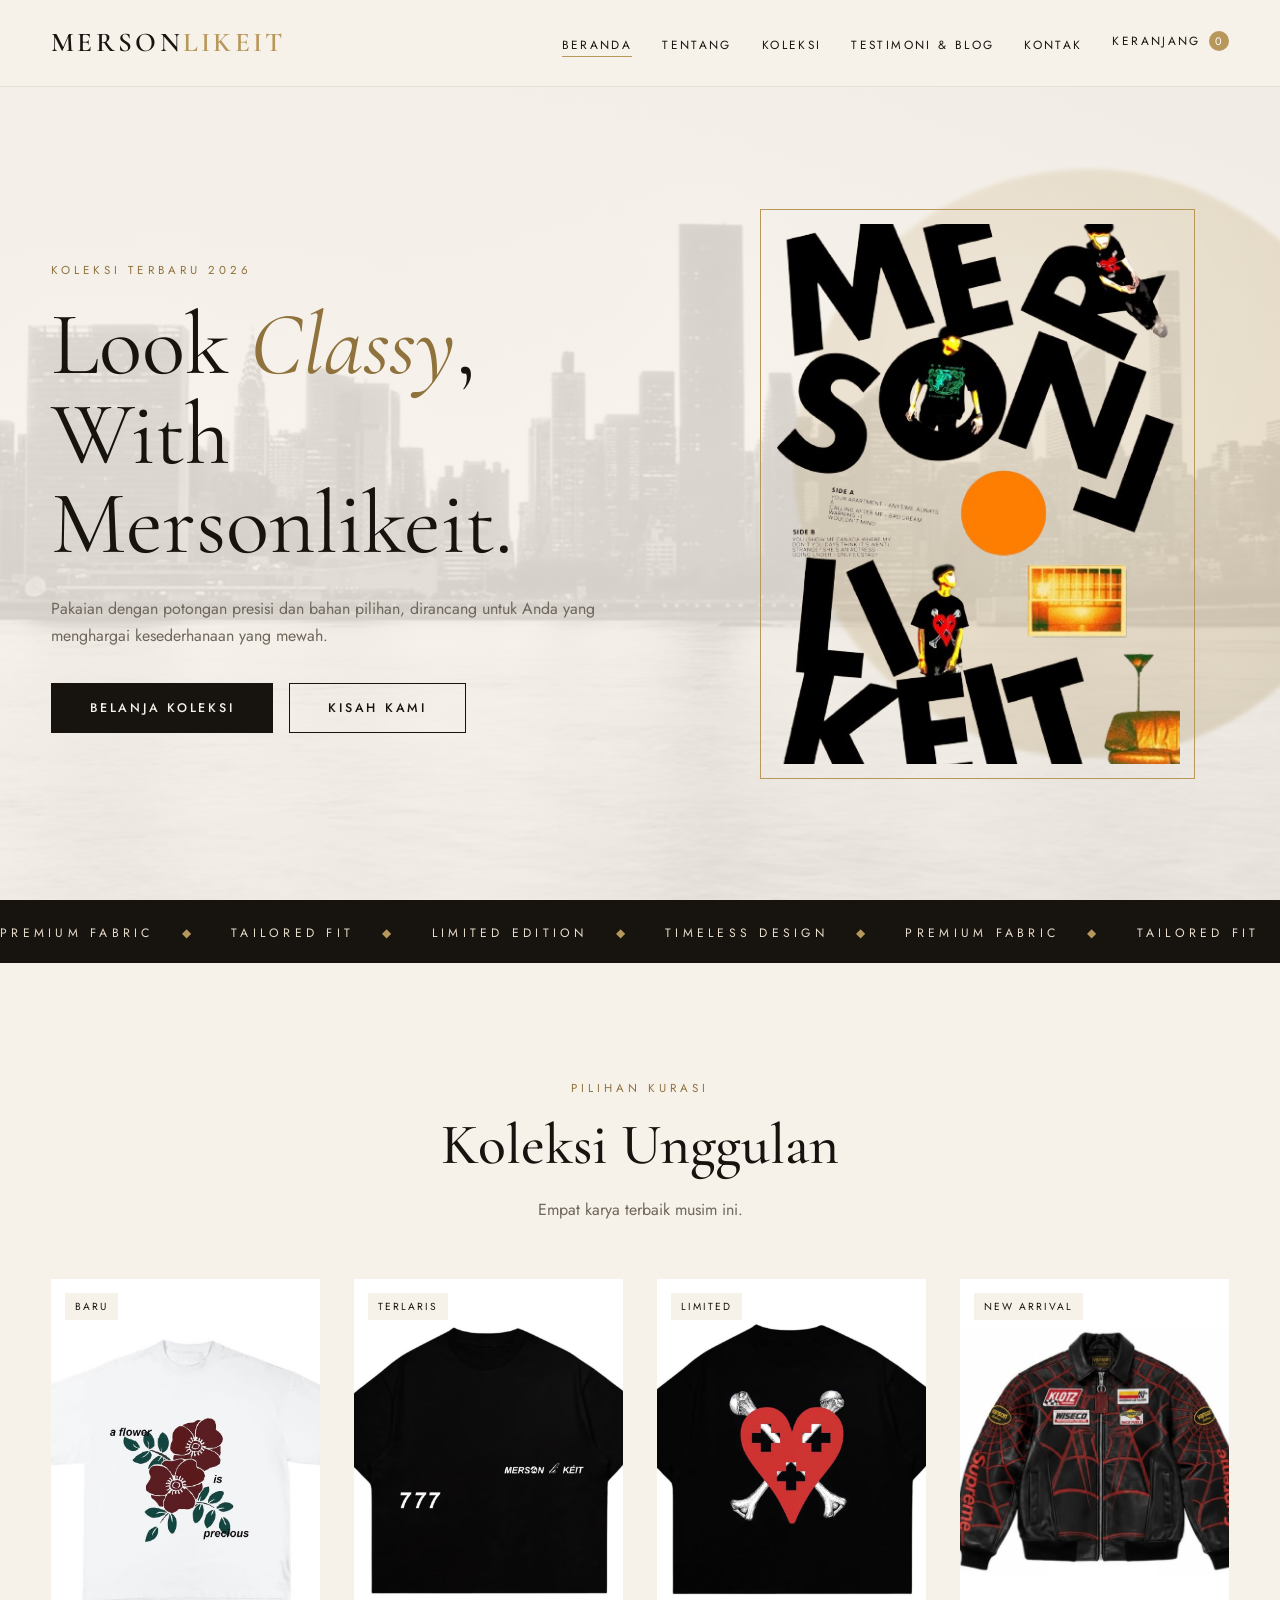
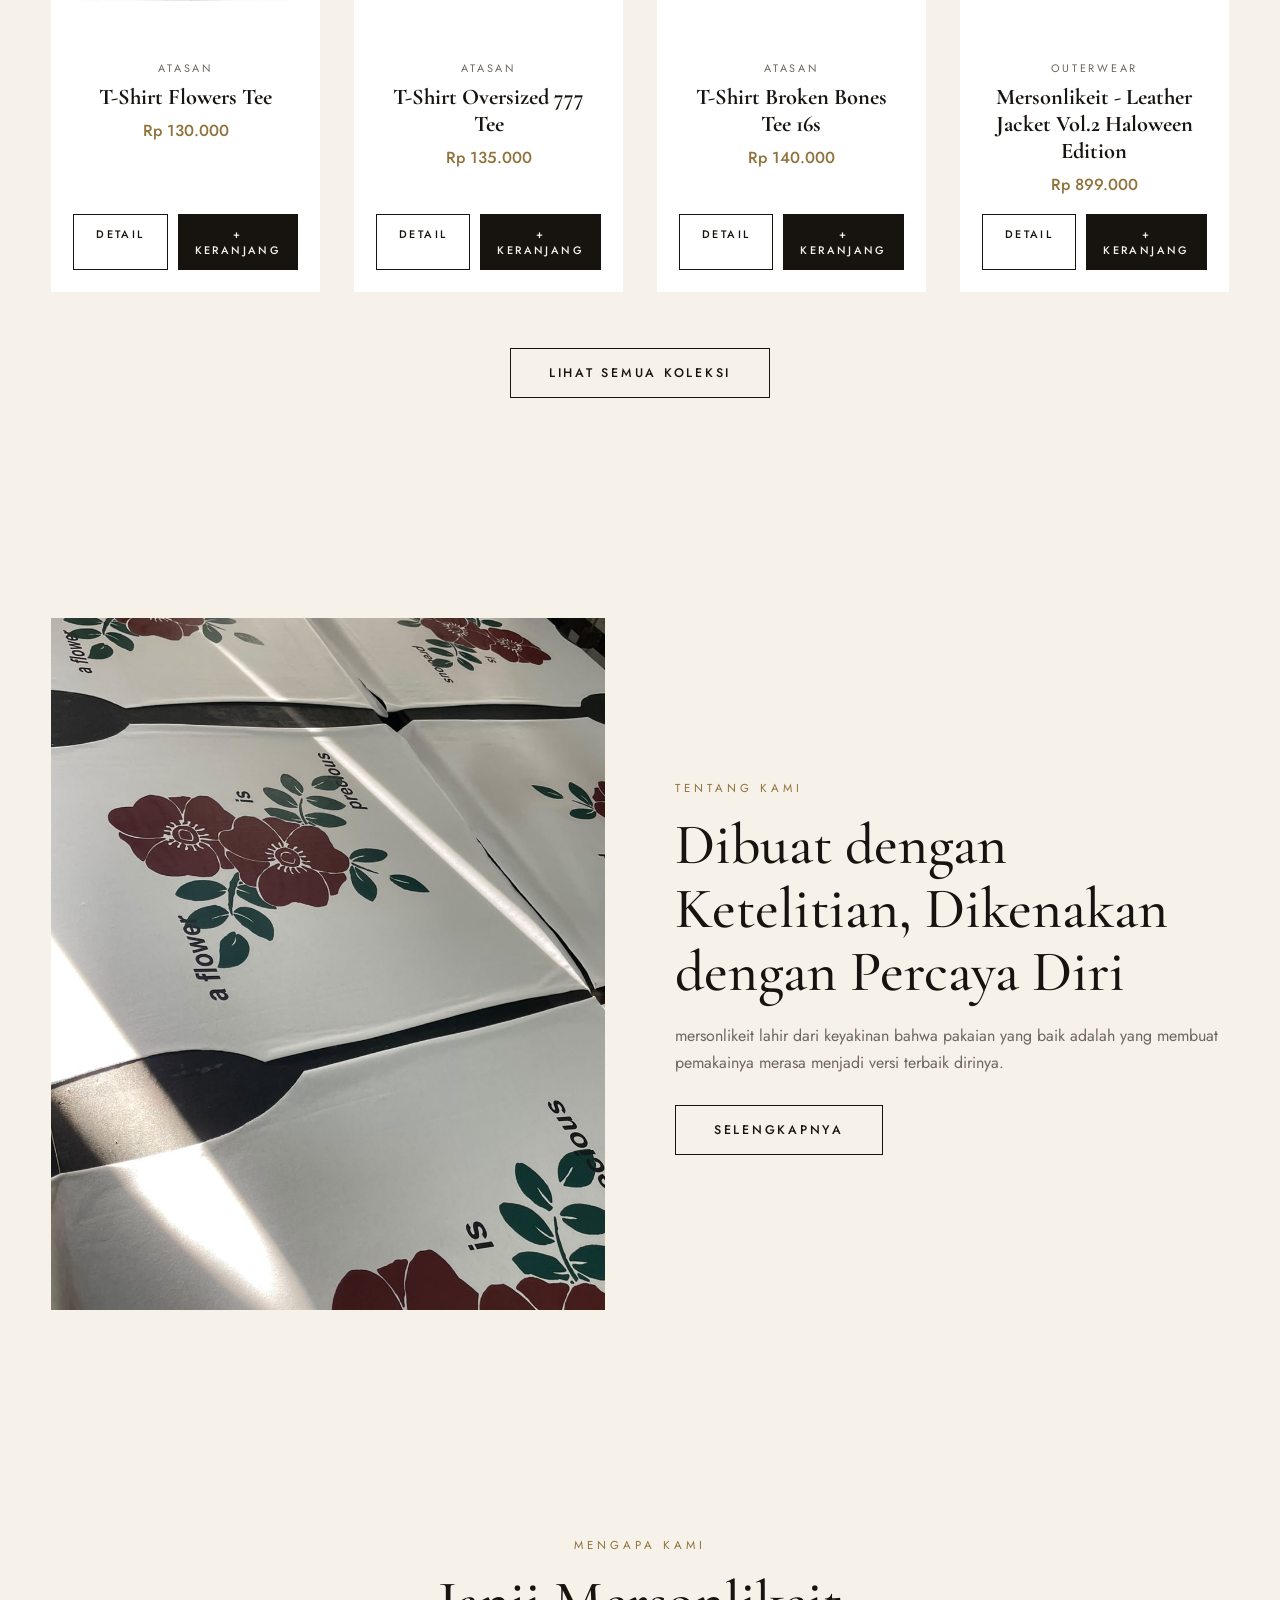
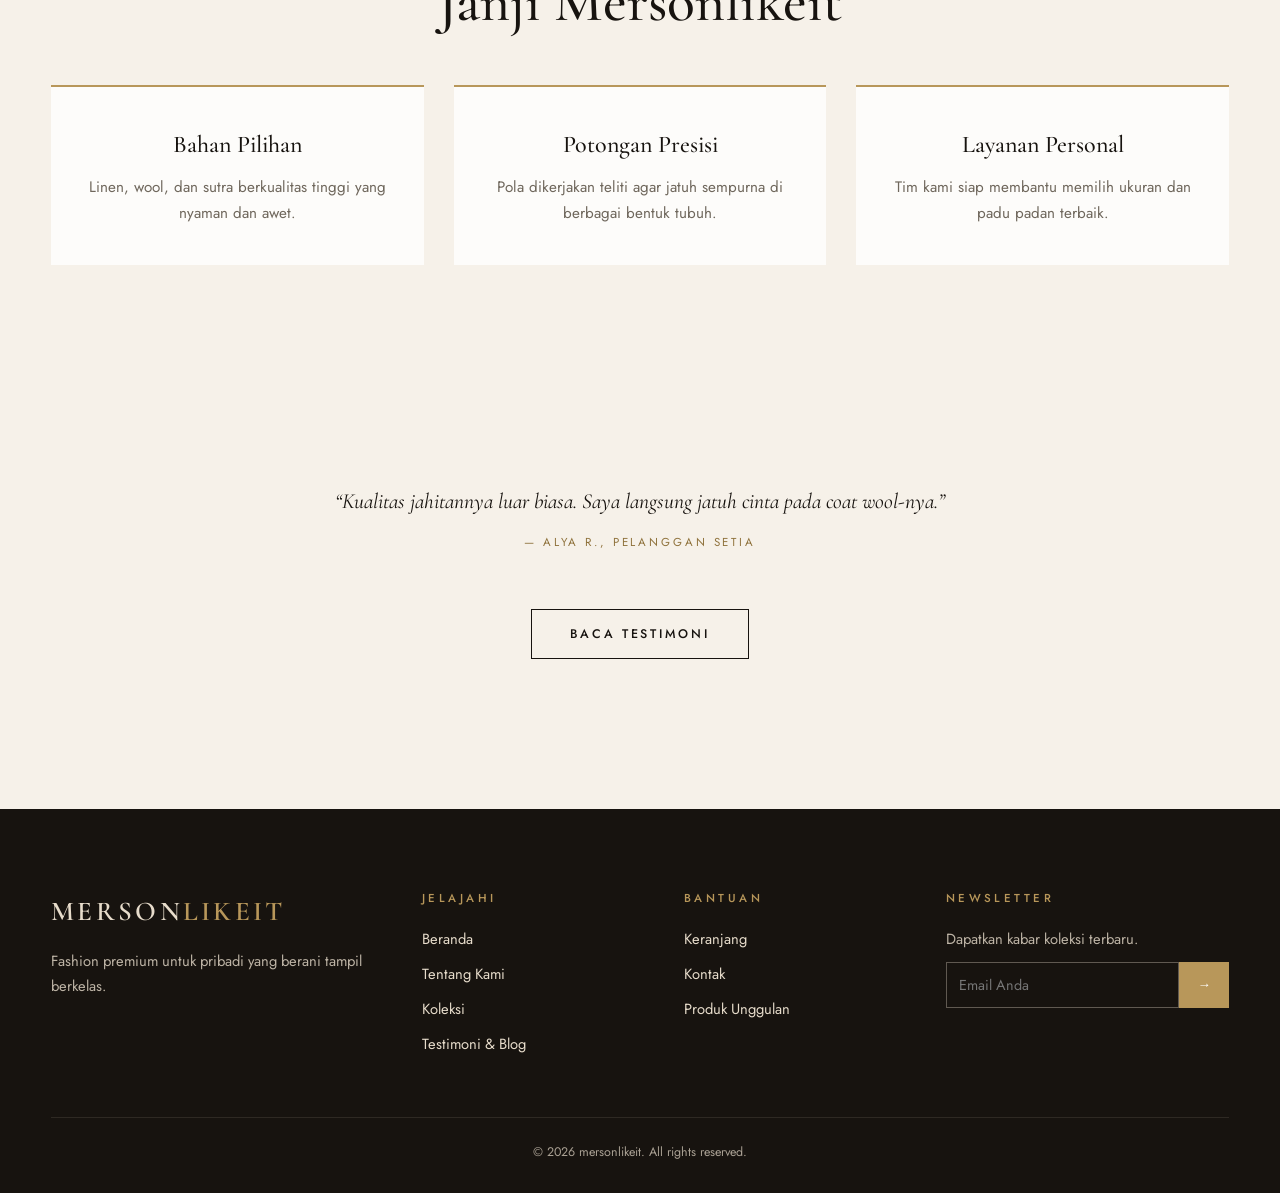
<file: index.html>
<!DOCTYPE html>
<html lang="id">

<head>
  <meta charset="UTF-8">
  <meta name="viewport" content="width=device-width, initial-scale=1">
  <meta name="description" content="mersonlikeit - fashion premium dengan sentuhan elegan.">
  <title>Mersonlikeit - Wear Your Confidence</title>

  <link rel="preconnect" href="https://fonts.googleapis.com">
  <link rel="preconnect" href="https://fonts.gstatic.com" crossorigin>
  <link href="https://fonts.googleapis.com/css2?family=Cormorant+Garamond:ital,wght@0,400;0,500;0,600;1,400&family=Jost:wght@300;400;500&display=swap" rel="stylesheet">
  <link rel="stylesheet" href="style.css">
</head>

<body class="zalfa_body" data-zalfa-page="home">

  <!-- ============ HEADER & NAVIGASI ============ -->
  <header id="zalfa_header">
    <div class="zalfa_container zalfa_nav_wrap">
      <a href="index.html" class="zalfa_logo">MERSON<span>LIKEIT</span></a>

      <nav>
        <ul class="zalfa_menu" id="zalfa_menu">
          <li><a href="index.html" class="zalfa_active">Beranda</a></li>
          <li><a href="tentang.html">Tentang</a></li>
          <li><a href="katalog.html">Koleksi</a></li>
          <li><a href="testimoni.html">Testimoni &amp; Blog</a></li>
          <li><a href="kontak.html">Kontak</a></li>
          <li><a href="keranjang.html" class="zalfa_cart_link">Keranjang <span id="zalfa_cart_badge">0</span></a></li>
        </ul>
      </nav>

      <button id="zalfa_burger" aria-label="Menu">
        <span></span><span></span><span></span>
      </button>
    </div>
  </header>

  <!-- ============ KONTEN UTAMA ============ -->
  <main>
    <!-- Hero -->
    <section id="zalfa_hero">
      <div class="zalfa_container zalfa_hero_grid">
        <div class="zalfa_hero_text">
          <span class="zalfa_eyebrow">Koleksi Terbaru 2026</span>
          <h1 class="zalfa_hero_title">Look <em>Classy</em>,<br>With Mersonlikeit.</h1>
          <p class="zalfa_lead">
            Pakaian dengan potongan presisi dan bahan pilihan, dirancang untuk Anda
            yang menghargai kesederhanaan yang mewah.
          </p>
          <div class="zalfa_hero_actions">
            <a href="katalog.html" class="zalfa_btn">Belanja Koleksi</a>
            <a href="tentang.html" class="zalfa_btn zalfa_btn_ghost">Kisah Kami</a>
          </div>
        </div>

        <div class="zalfa_hero_visual" data-zalfa-foto="hero">
        <img src="gambar/poster.png" alt="Mersonlikeit Hero">
        </div>
        
    </section>

    <!-- Strip berjalan -->
    <div class="zalfa_strip">
      <div class="zalfa_strip_track">
        <span>PREMIUM FABRIC</span><i>&#9670;</i>
        <span>TAILORED FIT</span><i>&#9670;</i>
        <span>LIMITED EDITION</span><i>&#9670;</i>
        <span>TIMELESS DESIGN</span><i>&#9670;</i>
        <span>PREMIUM FABRIC</span><i>&#9670;</i>
        <span>TAILORED FIT</span><i>&#9670;</i>
        <span>LIMITED EDITION</span><i>&#9670;</i>
        <span>TIMELESS DESIGN</span><i>&#9670;</i>
        <span>PREMIUM FABRIC</span><i>&#9670;</i>
        <span>TAILORED FIT</span><i>&#9670;</i>
        <span>LIMITED EDITION</span><i>&#9670;</i>
        <span>TIMELESS DESIGN</span><i>&#9670;</i>
        <span>PREMIUM FABRIC</span><i>&#9670;</i>
        <span>TAILORED FIT</span><i>&#9670;</i>
        <span>LIMITED EDITION</span><i>&#9670;</i>
        <span>TIMELESS DESIGN</span><i>&#9670;</i>
      </div>
    </div>

    <!-- Koleksi unggulan -->
    <section class="zalfa_section">
      <div class="zalfa_container zalfa_center">
        <span class="zalfa_eyebrow">Pilihan Kurasi</span>
        <h2 class="zalfa_title">Koleksi Unggulan</h2>
        <p class="zalfa_lead">Empat karya terbaik musim ini.</p>

        <div class="zalfa_grid" id="zalfa_featured_grid"></div>

        <a href="katalog.html" class="zalfa_btn zalfa_btn_ghost zalfa_btn_spaced">Lihat Semua Koleksi</a>
      </div>
    </section>

    <!-- Tentang singkat -->
    <section class="zalfa_section">
      <div class="zalfa_container zalfa_split">
        <div class="zalfa_panel zalfa_reveal" data-zalfa-foto="ourStory"><span>EST. 2026</span></div>

        <div class="zalfa_reveal">
          <span class="zalfa_eyebrow">Tentang Kami</span>
          <h2 class="zalfa_title">Dibuat dengan Ketelitian, Dikenakan dengan Percaya Diri</h2>
          <p class="zalfa_lead zalfa_lead_spaced">
            mersonlikeit lahir dari keyakinan bahwa pakaian yang baik adalah yang
            membuat pemakainya merasa menjadi versi terbaik dirinya.
          </p>
          <a href="tentang.html" class="zalfa_btn zalfa_btn_ghost">Selengkapnya</a>
        </div>
      </div>
    </section>

    <!-- Janji brand -->
    <section class="zalfa_section">
      <div class="zalfa_container zalfa_center">
        <span class="zalfa_eyebrow">Mengapa Kami</span>
        <h2 class="zalfa_title">Janji Mersonlikeit</h2>

        <div class="zalfa_cards3">
          <div class="zalfa_card zalfa_reveal">
            <h3>Bahan Pilihan</h3>
            <p>Linen, wool, dan sutra berkualitas tinggi yang nyaman dan awet.</p>
          </div>
          <div class="zalfa_card zalfa_reveal">
            <h3>Potongan Presisi</h3>
            <p>Pola dikerjakan teliti agar jatuh sempurna di berbagai bentuk tubuh.</p>
          </div>
          <div class="zalfa_card zalfa_reveal">
            <h3>Layanan Personal</h3>
            <p>Tim kami siap membantu memilih ukuran dan padu padan terbaik.</p>
          </div>
        </div>
      </div>
    </section>

    <!-- Testimoni singkat -->
    <section class="zalfa_section">
      <div class="zalfa_container zalfa_center">
        <p class="zalfa_quote zalfa_quote_wide zalfa_reveal">
          &ldquo;Kualitas jahitannya luar biasa. Saya langsung jatuh cinta pada coat wool-nya.&rdquo;
        </p>
        <p class="zalfa_quote_by">&mdash; Alya R., Pelanggan Setia</p>
        <a href="testimoni.html" class="zalfa_btn zalfa_btn_ghost zalfa_btn_spaced">Baca Testimoni</a>
      </div>
    </section>
  </main>

  <!-- ============ FOOTER ============ -->
  <footer id="zalfa_footer">
    <div class="zalfa_container">
      <div class="zalfa_footer_grid">
        <div>
          <a href="index.html" class="zalfa_logo">MERSON<span>LIKEIT</span></a>
          <p class="zalfa_footer_note">Fashion premium untuk pribadi yang berani tampil berkelas.</p>
        </div>

        <div>
          <h4>Jelajahi</h4>
          <ul>
            <li><a href="index.html">Beranda</a></li>
            <li><a href="tentang.html">Tentang Kami</a></li>
            <li><a href="katalog.html">Koleksi</a></li>
            <li><a href="testimoni.html">Testimoni &amp; Blog</a></li>
          </ul>
        </div>

        <div>
          <h4>Bantuan</h4>
          <ul>
            <li><a href="keranjang.html">Keranjang</a></li>
            <li><a href="kontak.html">Kontak</a></li>
            <li><a href="detail.html?id=1">Produk Unggulan</a></li>
          </ul>
        </div>

        <div>
          <h4>Newsletter</h4>
          <p class="zalfa_footer_note">Dapatkan kabar koleksi terbaru.</p>
          <form class="zalfa_news" id="zalfa_news_form">
            <input type="email" placeholder="Email Anda" required>
            <button type="submit">&rarr;</button>
          </form>
        </div>
      </div>

      <p class="zalfa_copy">&copy; 2026 mersonlikeit. All rights reserved.</p>
    </div>
  </footer>

  <div id="zalfa_toast" role="status"></div>
  <script src="data-produk.js"></script>
  <script src="data-situs.js"></script>
  <script src="script.js"></script>
</body>

</html>
</file>
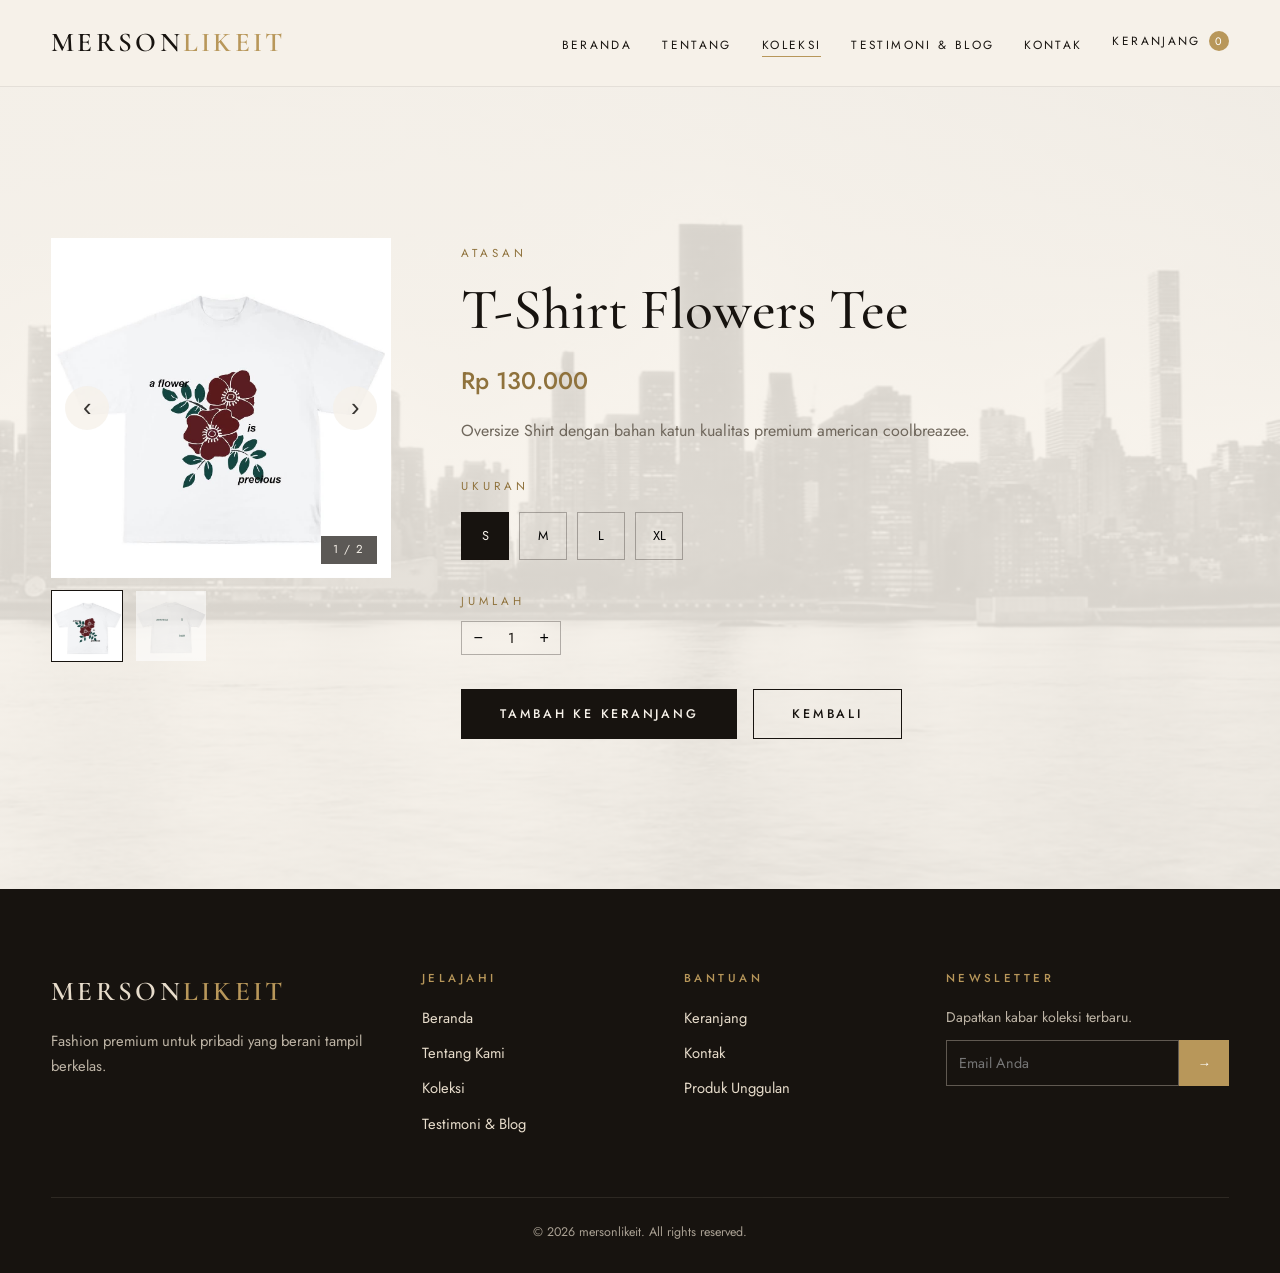
<file: detail.html>
<!DOCTYPE html>
<html lang="id">
<head>
    <meta charset="UTF-8">
    <meta name="viewport" content="width=device-width, initial-scale=1">
    <title>Detail Produk — mersonlikeit</title>
    <meta name="description" content="mersonlikeit — fashion premium dengan sentuhan elegan.">
    <link rel="preconnect" href="https://fonts.googleapis.com">
    <link rel="preconnect" href="https://fonts.gstatic.com" crossorigin>
    <link href="https://fonts.googleapis.com/css2?family=Cormorant+Garamond:ital,wght@0,400;0,500;0,600;1,400&family=Jost:wght@300;400;500&display=swap" rel="stylesheet">
    <link rel="stylesheet" href="style.css">
</head>
<body class="zalfa_body" data-zalfa-page="detail">
    <header id="zalfa_header">
        <div class="zalfa_container zalfa_nav_wrap">
            <a href="index.html" class="zalfa_logo">MERSON<span>LIKEIT</span></a>
            <nav>
                <ul class="zalfa_menu" id="zalfa_menu">
                    <li><a href="index.html" class="">Beranda</a></li>
                    <li><a href="tentang.html" class="">Tentang</a></li>
                    <li><a href="katalog.html" class="zalfa_active">Koleksi</a></li>
                    <li><a href="testimoni.html" class="">Testimoni & Blog</a></li>
                    <li><a href="kontak.html" class="">Kontak</a></li>
                    <li><a href="keranjang.html" class="zalfa_cart_link ">Keranjang <span id="zalfa_cart_badge">0</span></a></li>
                </ul>
            </nav>
            <button id="zalfa_burger" aria-label="Menu"><span></span><span></span><span></span></button>
        </div>
    </header>

    <main>
        <section class="zalfa_section" style="padding-top:150px">
            <div class="zalfa_container">
                <div class="zalfa_detail" id="zalfa_detail_wrap"></div>
            </div>
        </section>
    </main>

    <footer id="zalfa_footer">
        <div class="zalfa_container">
            <div class="zalfa_footer_grid">
                <div>
                    <a href="index.html" class="zalfa_logo">MERSON<span>LIKEIT</span></a>
                    <p style="margin-top:14px;font-size:.92rem;opacity:.8">Fashion premium untuk pribadi yang berani tampil berkelas.</p>
                </div>
                <div>
                    <h4>Jelajahi</h4>
                    <ul>
                        <li><a href="index.html">Beranda</a></li>
                        <li><a href="tentang.html">Tentang Kami</a></li>
                        <li><a href="katalog.html">Koleksi</a></li>
                        <li><a href="testimoni.html">Testimoni &amp; Blog</a></li>
                    </ul>
                </div>
                <div>
                    <h4>Bantuan</h4>
                    <ul>
                        <li><a href="keranjang.html">Keranjang</a></li>
                        <li><a href="kontak.html">Kontak</a></li>
                        <li><a href="detail.html?id=1">Produk Unggulan</a></li>
                    </ul>
                </div>
                <div>
                    <h4>Newsletter</h4>
                    <p style="font-size:.88rem;opacity:.8">Dapatkan kabar koleksi terbaru.</p>
                    <form class="zalfa_news" id="zalfa_news_form">
                        <input type="email" placeholder="Email Anda" required>
                        <button type="submit">→</button>
                    </form>
                </div>
            </div>
            <p class="zalfa_copy">© 2026 mersonlikeit. All rights reserved.</p>
        </div>
    </footer>

    <div id="zalfa_toast" role="status"></div>
    <script src="data-produk.js"></script>
    <script src="data-situs.js"></script>
    <script src="script.js"></script>
</body>
</html>
</file>
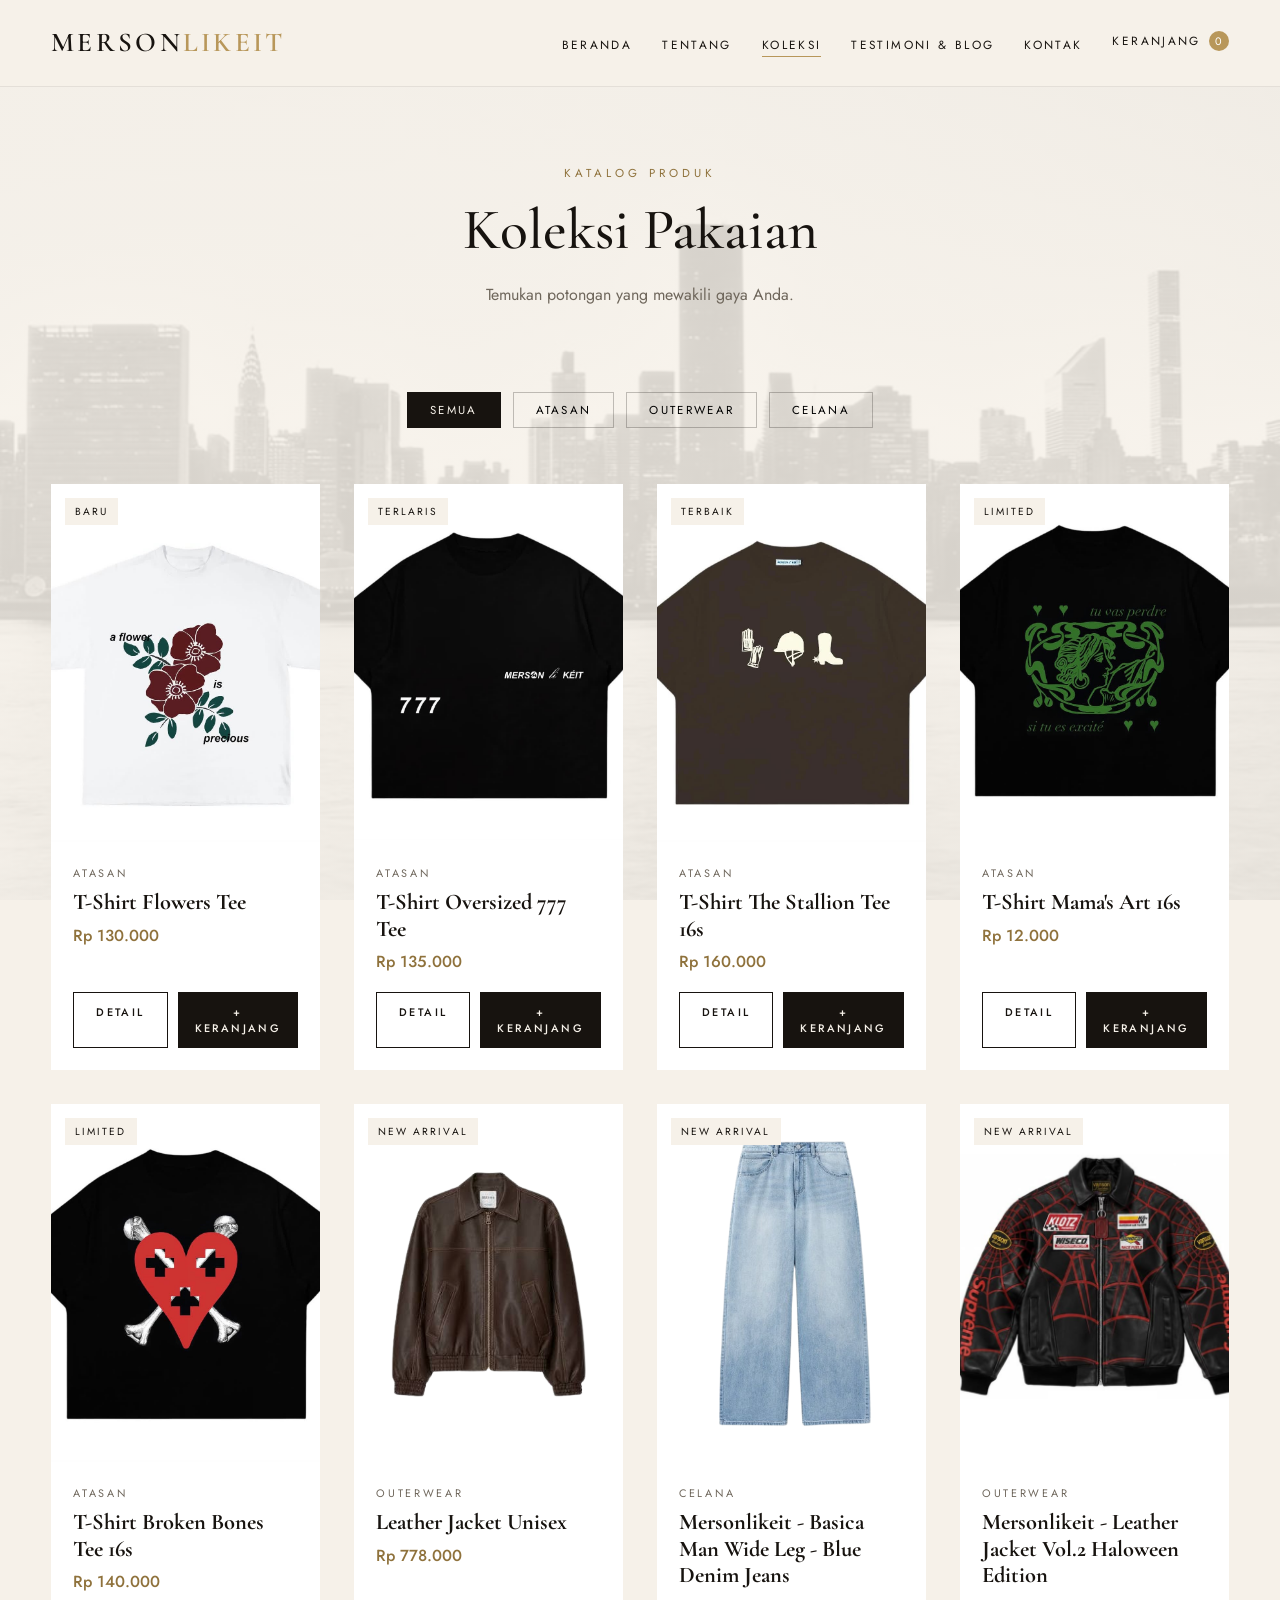
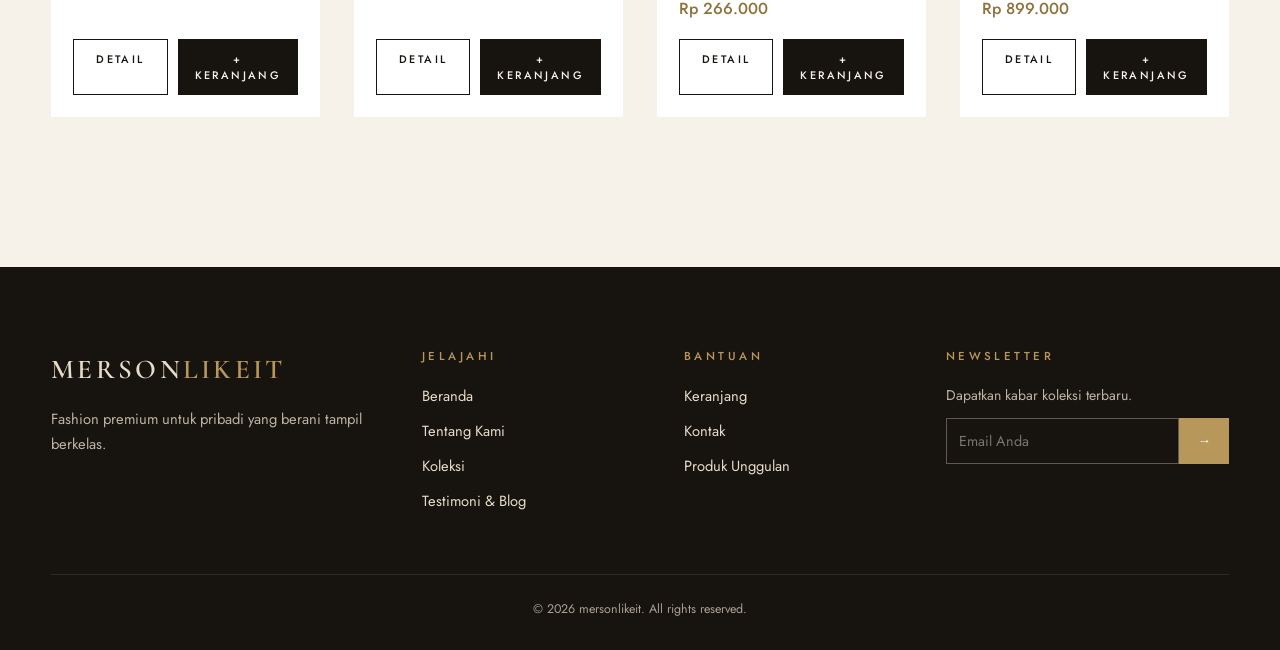
<file: katalog.html>
<!DOCTYPE html>
<html lang="id">
<head>
    <meta charset="UTF-8">
    <meta name="viewport" content="width=device-width, initial-scale=1">
    <title>Koleksi — mersonlikeit</title>
    <meta name="description" content="mersonlikeit — fashion premium dengan sentuhan elegan.">
    <link rel="preconnect" href="https://fonts.googleapis.com">
    <link rel="preconnect" href="https://fonts.gstatic.com" crossorigin>
    <link href="https://fonts.googleapis.com/css2?family=Cormorant+Garamond:ital,wght@0,400;0,500;0,600;1,400&family=Jost:wght@300;400;500&display=swap" rel="stylesheet">
    <link rel="stylesheet" href="style.css">
</head>
<body class="zalfa_body" data-zalfa-page="katalog">
    <header id="zalfa_header">
        <div class="zalfa_container zalfa_nav_wrap">
            <a href="index.html" class="zalfa_logo">MERSON<span>LIKEIT</span></a>
            <nav>
                <ul class="zalfa_menu" id="zalfa_menu">
                    <li><a href="index.html" class="">Beranda</a></li>
                    <li><a href="tentang.html" class="">Tentang</a></li>
                    <li><a href="katalog.html" class="zalfa_active">Koleksi</a></li>
                    <li><a href="testimoni.html" class="">Testimoni & Blog</a></li>
                    <li><a href="kontak.html" class="">Kontak</a></li>
                    <li><a href="keranjang.html" class="zalfa_cart_link ">Keranjang <span id="zalfa_cart_badge">0</span></a></li>
                </ul>
            </nav>
            <button id="zalfa_burger" aria-label="Menu"><span></span><span></span><span></span></button>
        </div>
    </header>

    <main>
        <section class="zalfa_page_head">
            <div class="zalfa_container">
                <span class="zalfa_eyebrow">Katalog Produk</span>
                <h1 class="zalfa_title">Koleksi Pakaian</h1>
                <p class="zalfa_lead" style="margin:0 auto">Temukan potongan yang mewakili gaya Anda.</p>
            </div>
        </section>
        <section class="zalfa_section" style="padding-top:0">
            <div class="zalfa_container">
                <div class="zalfa_filter_bar" id="zalfa_filter_bar"></div>
                <div class="zalfa_grid" id="zalfa_catalog_grid"></div>
            </div>
        </section>
    </main>

    <footer id="zalfa_footer">
        <div class="zalfa_container">
            <div class="zalfa_footer_grid">
                <div>
                    <a href="index.html" class="zalfa_logo">MERSON<span>LIKEIT</span></a>
                    <p style="margin-top:14px;font-size:.92rem;opacity:.8">Fashion premium untuk pribadi yang berani tampil berkelas.</p>
                </div>
                <div>
                    <h4>Jelajahi</h4>
                    <ul>
                        <li><a href="index.html">Beranda</a></li>
                        <li><a href="tentang.html">Tentang Kami</a></li>
                        <li><a href="katalog.html">Koleksi</a></li>
                        <li><a href="testimoni.html">Testimoni &amp; Blog</a></li>
                    </ul>
                </div>
                <div>
                    <h4>Bantuan</h4>
                    <ul>
                        <li><a href="keranjang.html">Keranjang</a></li>
                        <li><a href="kontak.html">Kontak</a></li>
                        <li><a href="detail.html?id=1">Produk Unggulan</a></li>
                    </ul>
                </div>
                <div>
                    <h4>Newsletter</h4>
                    <p style="font-size:.88rem;opacity:.8">Dapatkan kabar koleksi terbaru.</p>
                    <form class="zalfa_news" id="zalfa_news_form">
                        <input type="email" placeholder="Email Anda" required>
                        <button type="submit">→</button>
                    </form>
                </div>
            </div>
            <p class="zalfa_copy">© 2026 mersonlikeit. All rights reserved.</p>
        </div>
    </footer>

    <div id="zalfa_toast" role="status"></div>
    <script src="data-produk.js"></script>
    <script src="data-situs.js"></script>
    <script src="script.js"></script>
</body>
</html>
</file>
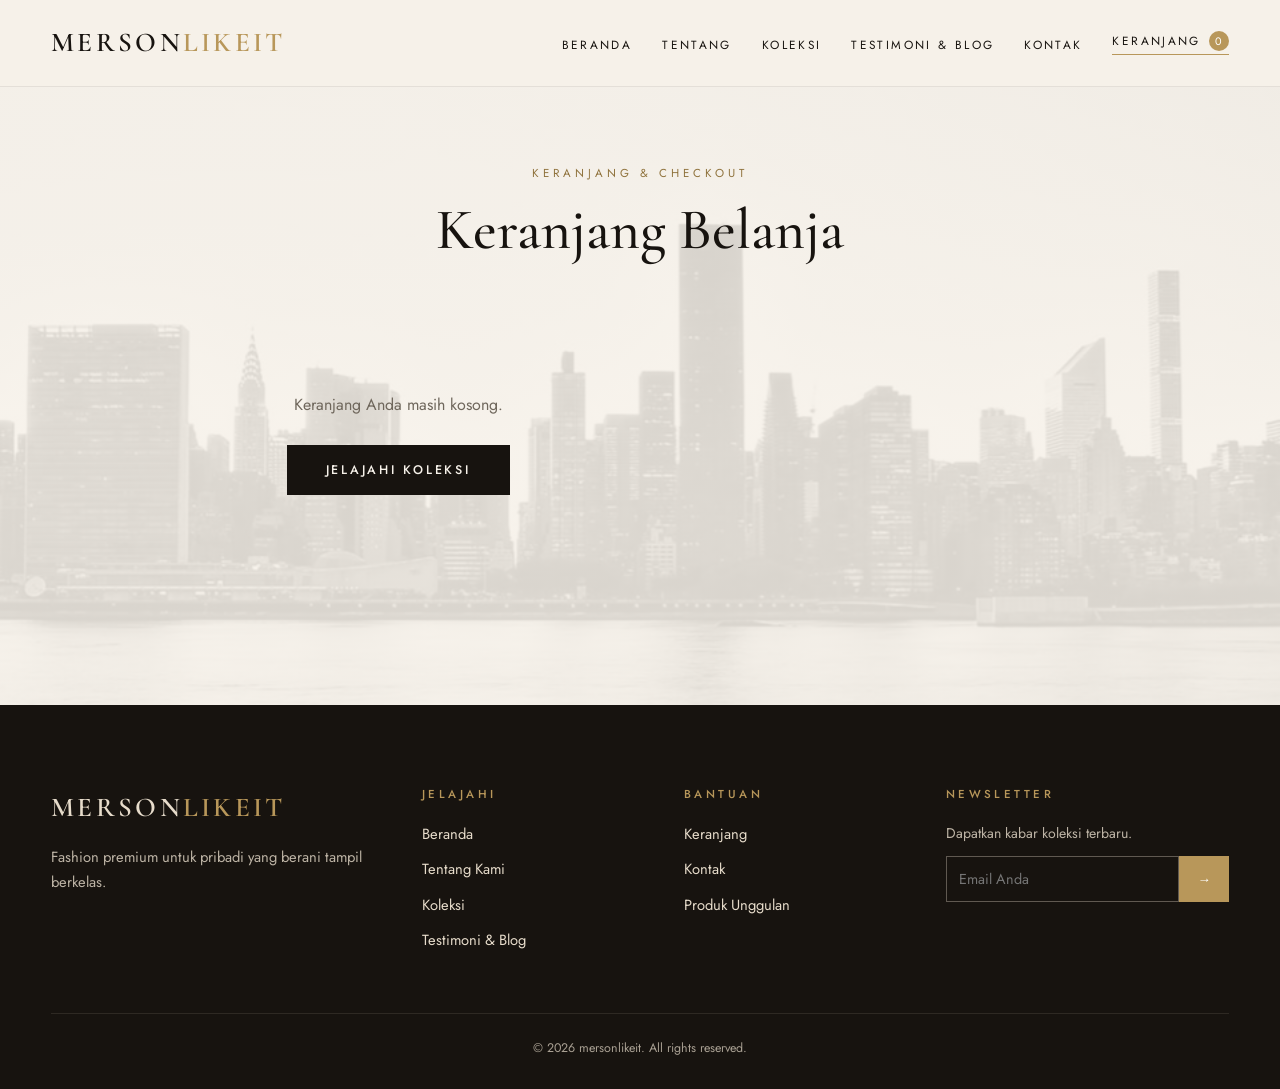
<file: keranjang.html>
<!DOCTYPE html>
<html lang="id">
<head>
    <meta charset="UTF-8">
    <meta name="viewport" content="width=device-width, initial-scale=1">
    <title>Keranjang — mersonlikeit</title>
    <meta name="description" content="mersonlikeit — fashion premium dengan sentuhan elegan.">
    <link rel="preconnect" href="https://fonts.googleapis.com">
    <link rel="preconnect" href="https://fonts.gstatic.com" crossorigin>
    <link href="https://fonts.googleapis.com/css2?family=Cormorant+Garamond:ital,wght@0,400;0,500;0,600;1,400&family=Jost:wght@300;400;500&display=swap" rel="stylesheet">
    <link rel="stylesheet" href="style.css">
</head>
<body class="zalfa_body" data-zalfa-page="keranjang">
    <header id="zalfa_header">
        <div class="zalfa_container zalfa_nav_wrap">
            <a href="index.html" class="zalfa_logo">MERSON<span>LIKEIT</span></a>
            <nav>
                <ul class="zalfa_menu" id="zalfa_menu">
                    <li><a href="index.html" class="">Beranda</a></li>
                    <li><a href="tentang.html" class="">Tentang</a></li>
                    <li><a href="katalog.html" class="">Koleksi</a></li>
                    <li><a href="testimoni.html" class="">Testimoni & Blog</a></li>
                    <li><a href="kontak.html" class="">Kontak</a></li>
                    <li><a href="keranjang.html" class="zalfa_cart_link zalfa_active">Keranjang <span id="zalfa_cart_badge">0</span></a></li>
                </ul>
            </nav>
            <button id="zalfa_burger" aria-label="Menu"><span></span><span></span><span></span></button>
        </div>
    </header>

    <main>
        <section class="zalfa_page_head">
            <div class="zalfa_container">
                <span class="zalfa_eyebrow">Keranjang & Checkout</span>
                <h1 class="zalfa_title">Keranjang Belanja</h1>
                <p class="zalfa_lead" style="margin:0 auto"></p>
            </div>
        </section>
        <section class="zalfa_section" style="padding-top:0">
            <div class="zalfa_container zalfa_cart_layout">
                <div id="zalfa_cart_list"></div>
                <aside class="zalfa_summary" id="zalfa_cart_summary">
                    <h3>Ringkasan &amp; Checkout</h3>
                    <div class="zalfa_row">
                        <span>Subtotal</span>
                        <span id="zalfa_sub"></span>
                    </div>
                    <div class="zalfa_row">
                        <span>Ongkir</span>
                        <span id="zalfa_ongkir"></span>
                    </div>
                    <div class="zalfa_row zalfa_row_total">
                        <span>Total</span>
                        <span id="zalfa_total"></span>
                    </div>
                    <br>
                    <form class="zalfa_form" id="zalfa_checkout_form">
                        <div class="zalfa_field">
                            <label>Nama Penerima</label>
                            <input required>
                        </div>
                        <div class="zalfa_field">
                            <label>Alamat Lengkap</label>
                            <textarea style="min-height:90px" required></textarea>
                        </div>
                        <div class="zalfa_field">
                            <label>Pembayaran</label>
                            <select>
                                <option>Transfer Bank</option>
                                <option>E-Wallet</option>
                                <option>COD</option>
                            </select>
                        </div>
                        <button class="zalfa_btn" type="submit">Selesaikan Pesanan</button>
                    </form>
                </aside>
            </div>
        </section>
    </main>

    <footer id="zalfa_footer">
        <div class="zalfa_container">
            <div class="zalfa_footer_grid">
                <div>
                    <a href="index.html" class="zalfa_logo">MERSON<span>LIKEIT</span></a>
                    <p style="margin-top:14px;font-size:.92rem;opacity:.8">Fashion premium untuk pribadi yang berani tampil berkelas.</p>
                </div>
                <div>
                    <h4>Jelajahi</h4>
                    <ul>
                        <li><a href="index.html">Beranda</a></li>
                        <li><a href="tentang.html">Tentang Kami</a></li>
                        <li><a href="katalog.html">Koleksi</a></li>
                        <li><a href="testimoni.html">Testimoni &amp; Blog</a></li>
                    </ul>
                </div>
                <div>
                    <h4>Bantuan</h4>
                    <ul>
                        <li><a href="keranjang.html">Keranjang</a></li>
                        <li><a href="kontak.html">Kontak</a></li>
                        <li><a href="detail.html?id=1">Produk Unggulan</a></li>
                    </ul>
                </div>
                <div>
                    <h4>Newsletter</h4>
                    <p style="font-size:.88rem;opacity:.8">Dapatkan kabar koleksi terbaru.</p>
                    <form class="zalfa_news" id="zalfa_news_form">
                        <input type="email" placeholder="Email Anda" required>
                        <button type="submit">→</button>
                    </form>
                </div>
            </div>
            <p class="zalfa_copy">© 2026 mersonlikeit. All rights reserved.</p>
        </div>
    </footer>

    <div id="zalfa_toast" role="status"></div>
    <script src="data-produk.js"></script>
    <script src="data-situs.js"></script>
    <script src="script.js"></script>
</body>
</html>
</file>
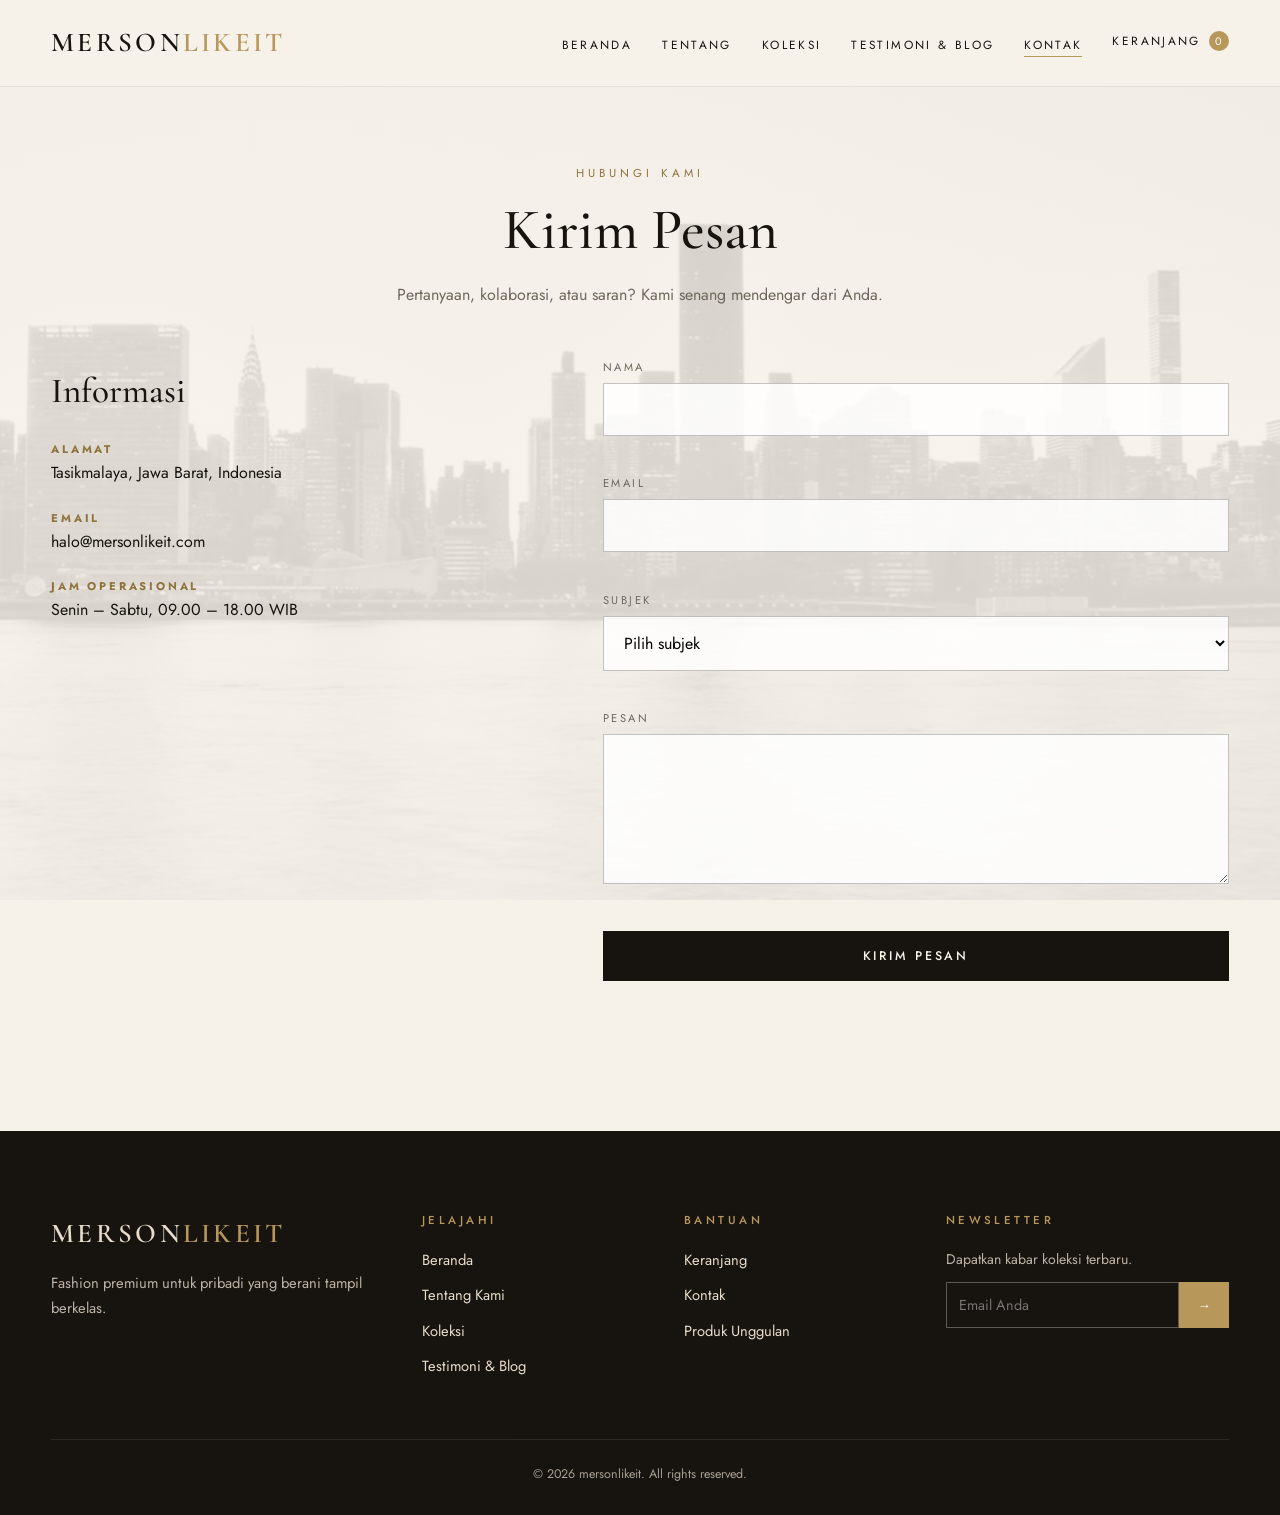
<file: kontak.html>
<!DOCTYPE html>
<html lang="id">
<head>
    <meta charset="UTF-8">
    <meta name="viewport" content="width=device-width, initial-scale=1">
    <title>Kontak — mersonlikeit</title>
    <meta name="description" content="mersonlikeit — fashion premium dengan sentuhan elegan.">
    <link rel="preconnect" href="https://fonts.googleapis.com">
    <link rel="preconnect" href="https://fonts.gstatic.com" crossorigin>
    <link href="https://fonts.googleapis.com/css2?family=Cormorant+Garamond:ital,wght@0,400;0,500;0,600;1,400&family=Jost:wght@300;400;500&display=swap" rel="stylesheet">
    <link rel="stylesheet" href="style.css">
</head>
<body class="zalfa_body" data-zalfa-page="kontak">
    <header id="zalfa_header">
        <div class="zalfa_container zalfa_nav_wrap">
            <a href="index.html" class="zalfa_logo">MERSON<span>LIKEIT</span></a>
            <nav>
                <ul class="zalfa_menu" id="zalfa_menu">
                    <li><a href="index.html" class="">Beranda</a></li>
                    <li><a href="tentang.html" class="">Tentang</a></li>
                    <li><a href="katalog.html" class="">Koleksi</a></li>
                    <li><a href="testimoni.html" class="">Testimoni & Blog</a></li>
                    <li><a href="kontak.html" class="zalfa_active">Kontak</a></li>
                    <li><a href="keranjang.html" class="zalfa_cart_link ">Keranjang <span id="zalfa_cart_badge">0</span></a></li>
                </ul>
            </nav>
            <button id="zalfa_burger" aria-label="Menu"><span></span><span></span><span></span></button>
        </div>
    </header>

    <main>
        <section class="zalfa_page_head">
            <div class="zalfa_container">
                <span class="zalfa_eyebrow">Hubungi Kami</span>
                <h1 class="zalfa_title">Kirim Pesan</h1>
                <p class="zalfa_lead" style="margin:0 auto">Pertanyaan, kolaborasi, atau saran? Kami senang mendengar dari Anda.</p>
            </div>
        </section>
        <section class="zalfa_section" style="padding-top:0">
            <div class="zalfa_container zalfa_contact_grid">
                <div>
                    <h2 class="zalfa_title" style="font-size:2.2rem">Informasi</h2>
                    <ul class="zalfa_info_list">
                        <li><strong>Alamat</strong>Tasikmalaya, Jawa Barat, Indonesia</li>
                        <li><strong>Email</strong>halo@mersonlikeit.com</li>
                        <li><strong>Jam Operasional</strong>Senin – Sabtu, 09.00 – 18.00 WIB</li>
                    </ul>
                </div>
                <form class="zalfa_form" id="zalfa_contact_form" novalidate>
                    <div class="zalfa_field">
                        <label>Nama</label>
                        <input name="nama">
                        <div class="zalfa_error" id="zalfa_err_nama"></div>
                    </div>
                    <div class="zalfa_field">
                        <label>Email</label>
                        <input name="email" type="email">
                        <div class="zalfa_error" id="zalfa_err_email"></div>
                    </div>
                    <div class="zalfa_field">
                        <label>Subjek</label>
                        <select name="subjek">
                            <option value="">Pilih subjek</option>
                            <option>Pertanyaan Produk</option>
                            <option>Status Pesanan</option>
                            <option>Kolaborasi</option>
                            <option>Lainnya</option>
                        </select>
                        <div class="zalfa_error" id="zalfa_err_subjek"></div>
                    </div>
                    <div class="zalfa_field">
                        <label>Pesan</label>
                        <textarea name="pesan"></textarea>
                        <div class="zalfa_error" id="zalfa_err_pesan"></div>
                    </div>
                    <button class="zalfa_btn" type="submit">Kirim Pesan</button>
                </form>
            </div>
        </section>
    </main>

    <footer id="zalfa_footer">
        <div class="zalfa_container">
            <div class="zalfa_footer_grid">
                <div>
                    <a href="index.html" class="zalfa_logo">MERSON<span>LIKEIT</span></a>
                    <p style="margin-top:14px;font-size:.92rem;opacity:.8">Fashion premium untuk pribadi yang berani tampil berkelas.</p>
                </div>
                <div>
                    <h4>Jelajahi</h4>
                    <ul>
                        <li><a href="index.html">Beranda</a></li>
                        <li><a href="tentang.html">Tentang Kami</a></li>
                        <li><a href="katalog.html">Koleksi</a></li>
                        <li><a href="testimoni.html">Testimoni &amp; Blog</a></li>
                    </ul>
                </div>
                <div>
                    <h4>Bantuan</h4>
                    <ul>
                        <li><a href="keranjang.html">Keranjang</a></li>
                        <li><a href="kontak.html">Kontak</a></li>
                        <li><a href="detail.html?id=1">Produk Unggulan</a></li>
                    </ul>
                </div>
                <div>
                    <h4>Newsletter</h4>
                    <p style="font-size:.88rem;opacity:.8">Dapatkan kabar koleksi terbaru.</p>
                    <form class="zalfa_news" id="zalfa_news_form">
                        <input type="email" placeholder="Email Anda" required>
                        <button type="submit">→</button>
                    </form>
                </div>
            </div>
            <p class="zalfa_copy">© 2026 mersonlikeit. All rights reserved.</p>
        </div>
    </footer>

    <div id="zalfa_toast" role="status"></div>
    <script src="data-produk.js"></script>
    <script src="data-situs.js"></script>
    <script src="script.js"></script>
</body>
</html>
</file>
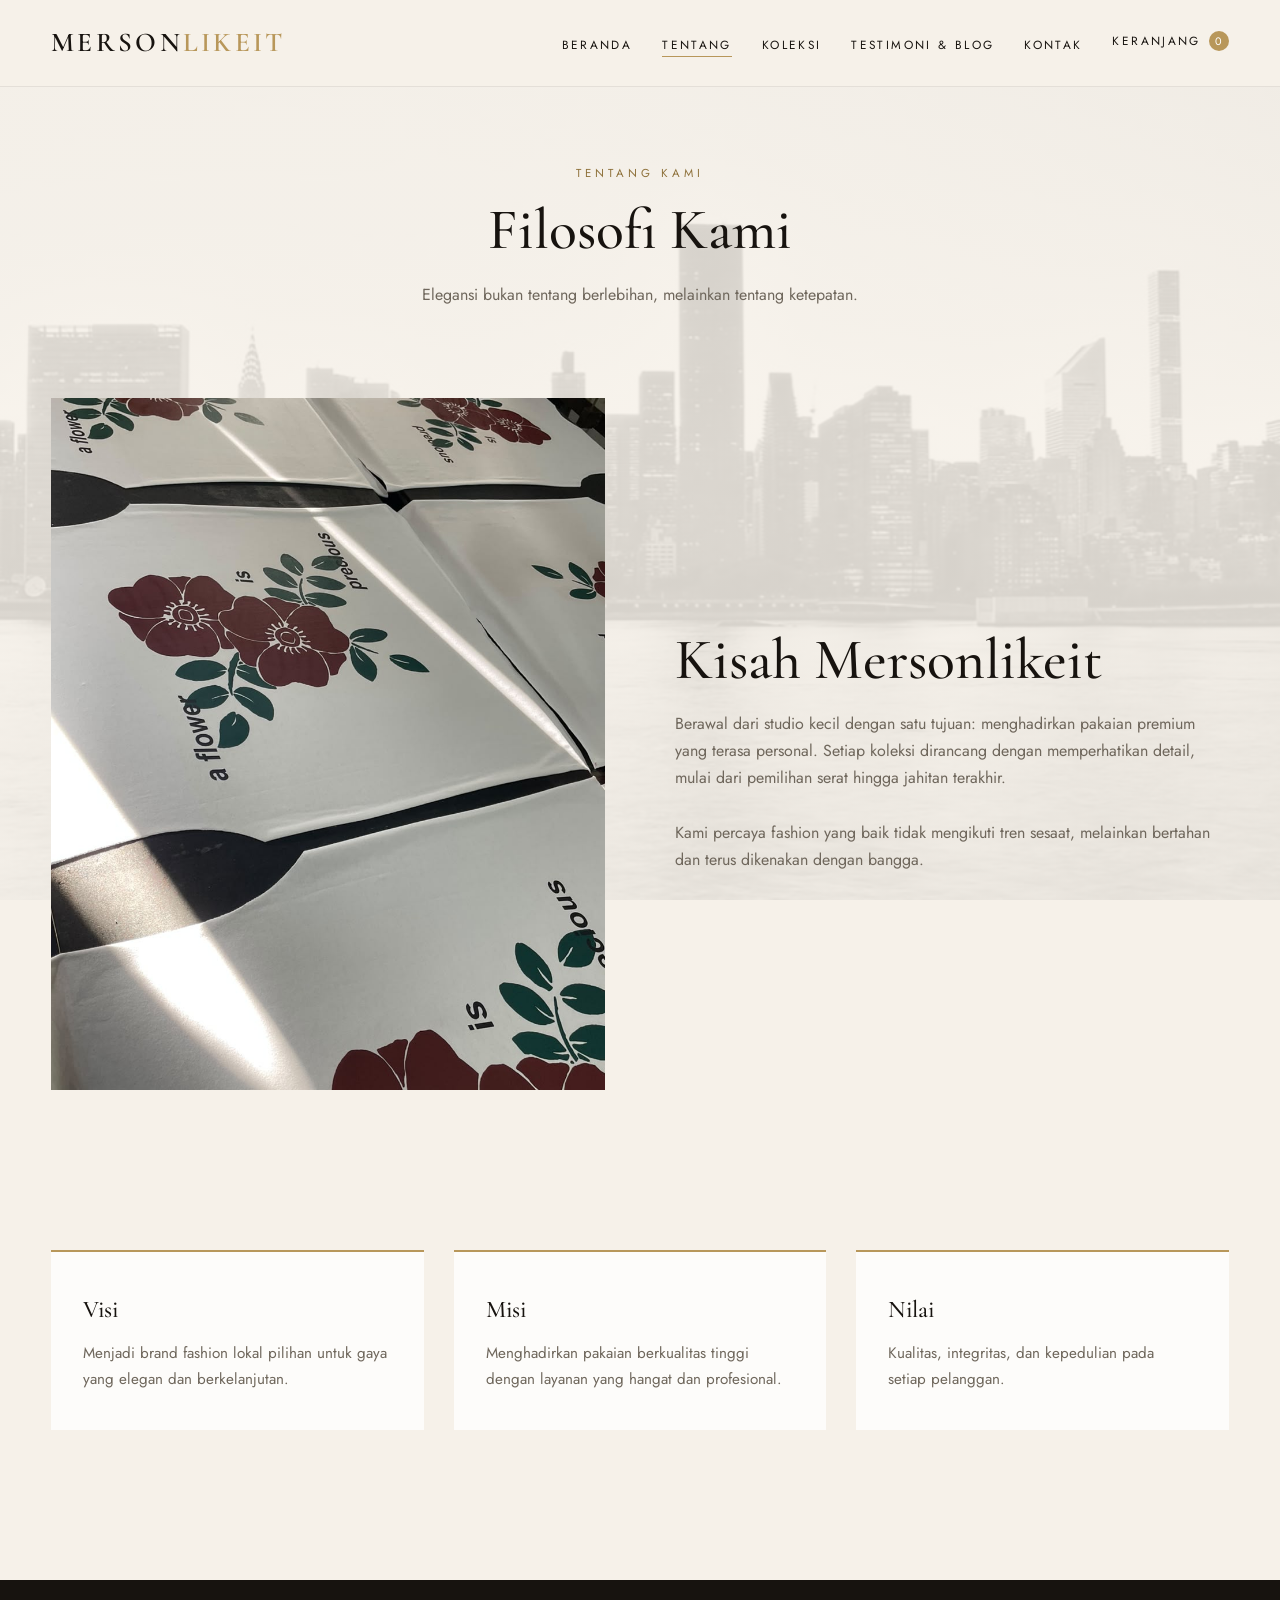
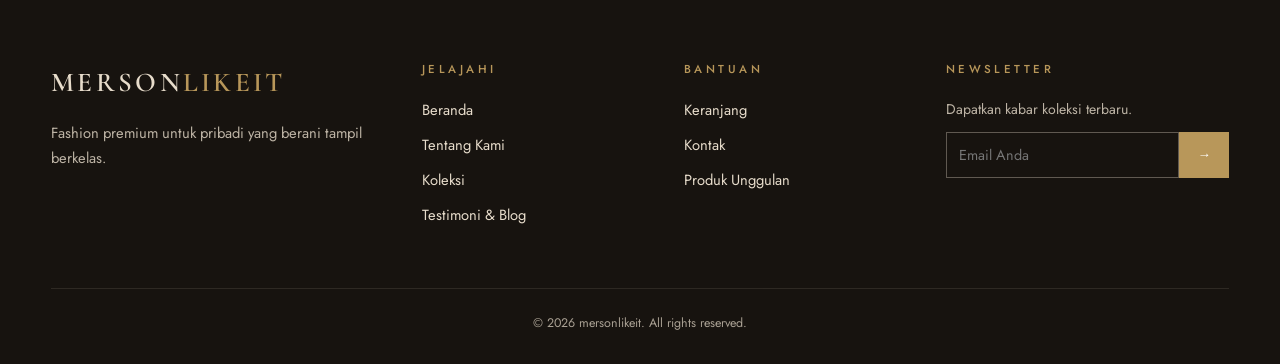
<file: tentang.html>
<!DOCTYPE html>
<html lang="id">
<head>
    <meta charset="UTF-8">
    <meta name="viewport" content="width=device-width, initial-scale=1">
    <title>Tentang Kami — mersonlikeit</title>
    <meta name="description" content="mersonlikeit — fashion premium dengan sentuhan elegan.">
    <link rel="preconnect" href="https://fonts.googleapis.com">
    <link rel="preconnect" href="https://fonts.gstatic.com" crossorigin>
    <link href="https://fonts.googleapis.com/css2?family=Cormorant+Garamond:ital,wght@0,400;0,500;0,600;1,400&family=Jost:wght@300;400;500&display=swap" rel="stylesheet">
    <link rel="stylesheet" href="style.css">
</head>
<body class="zalfa_body" data-zalfa-page="tentang">
    <header id="zalfa_header">
        <div class="zalfa_container zalfa_nav_wrap">
            <a href="index.html" class="zalfa_logo">MERSON<span>LIKEIT</span></a>
            <nav>
                <ul class="zalfa_menu" id="zalfa_menu">
                    <li><a href="index.html" class="">Beranda</a></li>
                    <li><a href="tentang.html" class="zalfa_active">Tentang</a></li>
                    <li><a href="katalog.html" class="">Koleksi</a></li>
                    <li><a href="testimoni.html" class="">Testimoni & Blog</a></li>
                    <li><a href="kontak.html" class="">Kontak</a></li>
                    <li><a href="keranjang.html" class="zalfa_cart_link ">Keranjang <span id="zalfa_cart_badge">0</span></a></li>
                </ul>
            </nav>
            <button id="zalfa_burger" aria-label="Menu"><span></span><span></span><span></span></button>
        </div>
    </header>

    <main>
        <section class="zalfa_page_head">
            <div class="zalfa_container">
                <span class="zalfa_eyebrow">Tentang Kami</span>
                <h1 class="zalfa_title">Filosofi Kami</h1>
                <p class="zalfa_lead" style="margin:0 auto">Elegansi bukan tentang berlebihan, melainkan tentang ketepatan.</p>
            </div>
        </section>
        <section class="zalfa_section" style="padding-top:40px">
            <div class="zalfa_container zalfa_split">
                <div class="zalfa_panel zalfa_reveal" data-zalfa-foto="ourStory"><span>OUR STORY</span></div>
                <div class="zalfa_reveal">
                    <h2 class="zalfa_title">Kisah Mersonlikeit</h2>
                    <p class="zalfa_lead">Berawal dari studio kecil dengan satu tujuan: menghadirkan pakaian premium yang terasa personal. Setiap koleksi dirancang dengan memperhatikan detail, mulai dari pemilihan serat hingga jahitan terakhir.</p>
                    <br>
                    <p class="zalfa_lead">Kami percaya fashion yang baik tidak mengikuti tren sesaat, melainkan bertahan dan terus dikenakan dengan bangga.</p>
                </div>
            </div>
        </section>
        <section class="zalfa_section" style="padding-top:0">
            <div class="zalfa_container">
                <div class="zalfa_cards3">
                    <div class="zalfa_card zalfa_reveal">
                        <h3>Visi</h3>
                        <p>Menjadi brand fashion lokal pilihan untuk gaya yang elegan dan berkelanjutan.</p>
                    </div>
                    <div class="zalfa_card zalfa_reveal">
                        <h3>Misi</h3>
                        <p>Menghadirkan pakaian berkualitas tinggi dengan layanan yang hangat dan profesional.</p>
                    </div>
                    <div class="zalfa_card zalfa_reveal">
                        <h3>Nilai</h3>
                        <p>Kualitas, integritas, dan kepedulian pada setiap pelanggan.</p>
                    </div>
                </div>
            </div>
        </section>
    </main>

    <footer id="zalfa_footer">
        <div class="zalfa_container">
            <div class="zalfa_footer_grid">
                <div>
                    <a href="index.html" class="zalfa_logo">MERSON<span>LIKEIT</span></a>
                    <p style="margin-top:14px;font-size:.92rem;opacity:.8">Fashion premium untuk pribadi yang berani tampil berkelas.</p>
                </div>
                <div>
                    <h4>Jelajahi</h4>
                    <ul>
                        <li><a href="index.html">Beranda</a></li>
                        <li><a href="tentang.html">Tentang Kami</a></li>
                        <li><a href="katalog.html">Koleksi</a></li>
                        <li><a href="testimoni.html">Testimoni &amp; Blog</a></li>
                    </ul>
                </div>
                <div>
                    <h4>Bantuan</h4>
                    <ul>
                        <li><a href="keranjang.html">Keranjang</a></li>
                        <li><a href="kontak.html">Kontak</a></li>
                        <li><a href="detail.html?id=1">Produk Unggulan</a></li>
                    </ul>
                </div>
                <div>
                    <h4>Newsletter</h4>
                    <p style="font-size:.88rem;opacity:.8">Dapatkan kabar koleksi terbaru.</p>
                    <form class="zalfa_news" id="zalfa_news_form">
                        <input type="email" placeholder="Email Anda" required>
                        <button type="submit">→</button>
                    </form>
                </div>
            </div>
            <p class="zalfa_copy">© 2026 mersonlikeit. All rights reserved.</p>
        </div>
    </footer>

    <div id="zalfa_toast" role="status"></div>
    <script src="data-produk.js"></script>
    <script src="data-situs.js"></script>
    <script src="script.js"></script>
</body>
</html>
</file>
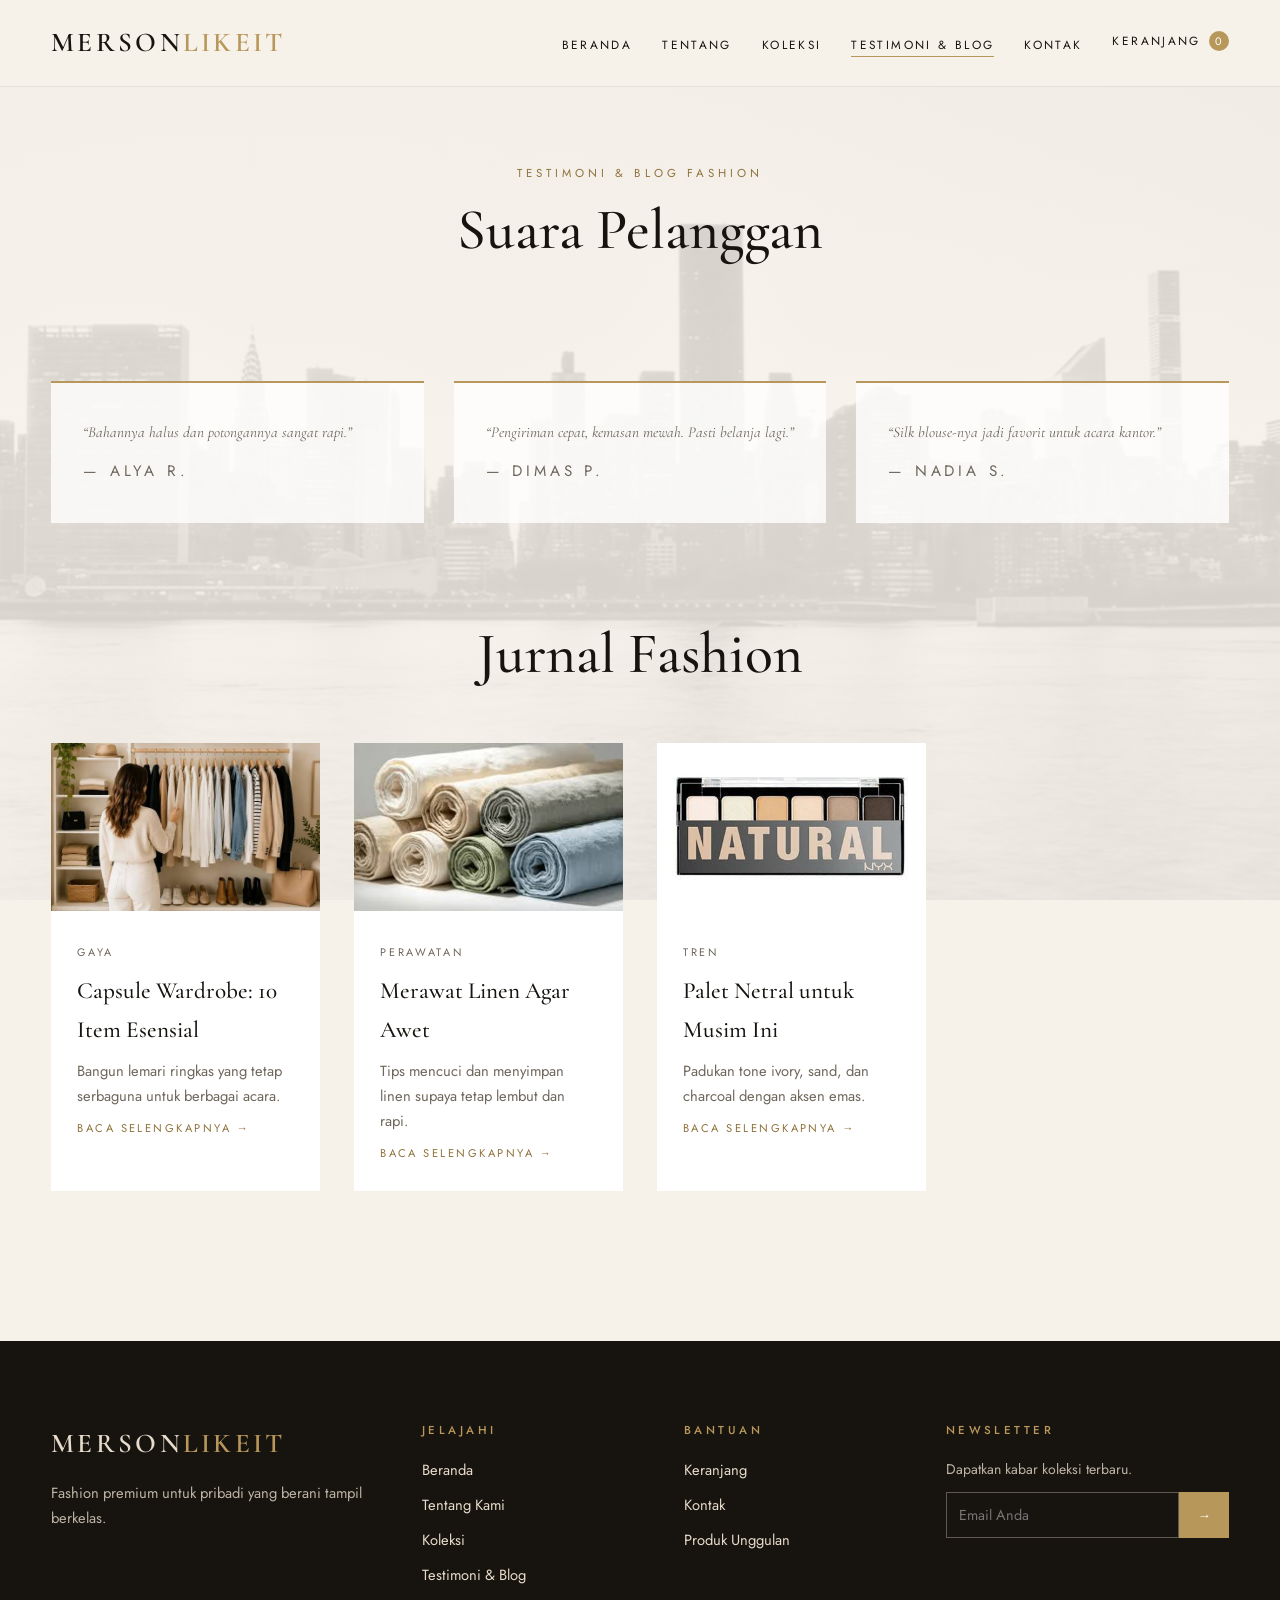
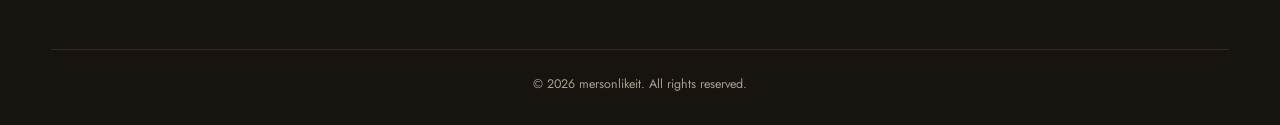
<file: testimoni.html>
<!DOCTYPE html>
<html lang="id">
<head>
    <meta charset="UTF-8">
    <meta name="viewport" content="width=device-width, initial-scale=1">
    <title>Testimoni & Blog — mersonlikeit</title>
    <meta name="description" content="mersonlikeit — fashion premium dengan sentuhan elegan.">
    <link rel="preconnect" href="https://fonts.googleapis.com">
    <link rel="preconnect" href="https://fonts.gstatic.com" crossorigin>
    <link href="https://fonts.googleapis.com/css2?family=Cormorant+Garamond:ital,wght@0,400;0,500;0,600;1,400&family=Jost:wght@300;400;500&display=swap" rel="stylesheet">
    <link rel="stylesheet" href="style.css">
</head>
<body class="zalfa_body" data-zalfa-page="testimoni">
    <header id="zalfa_header">
        <div class="zalfa_container zalfa_nav_wrap">
            <a href="index.html" class="zalfa_logo">MERSON<span>LIKEIT</span></a>
            <nav>
                <ul class="zalfa_menu" id="zalfa_menu">
                    <li><a href="index.html" class="">Beranda</a></li>
                    <li><a href="tentang.html" class="">Tentang</a></li>
                    <li><a href="katalog.html" class="">Koleksi</a></li>
                    <li><a href="testimoni.html" class="zalfa_active">Testimoni & Blog</a></li>
                    <li><a href="kontak.html" class="">Kontak</a></li>
                    <li><a href="keranjang.html" class="zalfa_cart_link ">Keranjang <span id="zalfa_cart_badge">0</span></a></li>
                </ul>
            </nav>
            <button id="zalfa_burger" aria-label="Menu"><span></span><span></span><span></span></button>
        </div>
    </header>

    <main>
        <section class="zalfa_page_head">
            <div class="zalfa_container">
                <span class="zalfa_eyebrow">Testimoni & Blog Fashion</span>
                <h1 class="zalfa_title">Suara Pelanggan</h1>
                <p class="zalfa_lead" style="margin:0 auto"></p>
            </div>
        </section>
        <section class="zalfa_section" style="padding-top:0">
            <div class="zalfa_container">
                <div class="zalfa_cards3">
                    <div class="zalfa_card zalfa_reveal">
                        <p class="zalfa_quote">“Bahannya halus dan potongannya sangat rapi.”</p>
                        <p class="zalfa_quote_by">— Alya R.</p>
                    </div>
                    <div class="zalfa_card zalfa_reveal">
                        <p class="zalfa_quote">“Pengiriman cepat, kemasan mewah. Pasti belanja lagi.”</p>
                        <p class="zalfa_quote_by">— Dimas P.</p>
                    </div>
                    <div class="zalfa_card zalfa_reveal">
                        <p class="zalfa_quote">“Silk blouse-nya jadi favorit untuk acara kantor.”</p>
                        <p class="zalfa_quote_by">— Nadia S.</p>
                    </div>
                </div>
                <h2 class="zalfa_title zalfa_center" style="margin-top:100px">Jurnal Fashion</h2>
                <div class="zalfa_grid" id="zalfa_journal_grid"></div>
            </div>
        </section>
    </main>

    <footer id="zalfa_footer">
        <div class="zalfa_container">
            <div class="zalfa_footer_grid">
                <div>
                    <a href="index.html" class="zalfa_logo">MERSON<span>LIKEIT</span></a>
                    <p style="margin-top:14px;font-size:.92rem;opacity:.8">Fashion premium untuk pribadi yang berani tampil berkelas.</p>
                </div>
                <div>
                    <h4>Jelajahi</h4>
                    <ul>
                        <li><a href="index.html">Beranda</a></li>
                        <li><a href="tentang.html">Tentang Kami</a></li>
                        <li><a href="katalog.html">Koleksi</a></li>
                        <li><a href="testimoni.html">Testimoni &amp; Blog</a></li>
                    </ul>
                </div>
                <div>
                    <h4>Bantuan</h4>
                    <ul>
                        <li><a href="keranjang.html">Keranjang</a></li>
                        <li><a href="kontak.html">Kontak</a></li>
                        <li><a href="detail.html?id=1">Produk Unggulan</a></li>
                    </ul>
                </div>
                <div>
                    <h4>Newsletter</h4>
                    <p style="font-size:.88rem;opacity:.8">Dapatkan kabar koleksi terbaru.</p>
                    <form class="zalfa_news" id="zalfa_news_form">
                        <input type="email" placeholder="Email Anda" required>
                        <button type="submit">→</button>
                    </form>
                </div>
            </div>
            <p class="zalfa_copy">© 2026 mersonlikeit. All rights reserved.</p>
        </div>
    </footer>

    <div id="zalfa_toast" role="status"></div>
    <script src="data-produk.js"></script>
    <script src="data-situs.js"></script>
    <script src="script.js"></script>
</body>
</html>
</file>
<file: style.css>
/* ==========================================================
   MERSONLIKEIT — Stylesheet utama (semua class/ID berawalan zalfa_)
   ========================================================== */
:root {
  --zalfa_ink: #17130f;
  --zalfa_ivory: #f6f1e9;
  --zalfa_sand: #e7dccb;
  --zalfa_gold: #b8975a;
  --zalfa_gold_dark: #8f723c;
  --zalfa_muted: #6f675c;
  --zalfa_serif: 'Cormorant Garamond',Georgia,serif;
  --zalfa_sans: 'Jost','Helvetica Neue',Arial,sans-serif;
  --zalfa_ease: cubic-bezier(.22,.61,.36,1);
  --zalfa_header_h: 88px;
  --zalfa_gallery_w: 340px;        /* LEBAR galeri foto produk (detail produk) */
  --zalfa_gallery_ratio: 1 / 1;    /* BENTUK galeri: 1 / 1 = kotak, 4 / 5 = potret, 3 / 4 = potret tinggi */
}

* {
  box-sizing: border-box;
  margin: 0;
  padding: 0;
}

html, body {
  max-width: 100%;
  overflow-x: hidden;
}

html {
  scroll-behavior: smooth;
}

/* ---- BACKGROUND UTAMA PERUSAHAAN (JANGAN DIHAPUS) ----
   Ganti file assets/background-utama.jpg dengan background asli perusahaan.
   Lapisan gradien hanya menjaga keterbacaan teks. */
.zalfa_body {
  font-family: var(--zalfa_sans);
  color: var(--zalfa_ink);
  line-height: 1.7;
  background: linear-gradient(rgba(246,241,233,.86),rgba(246,241,233,.9)),
    url("gambar/background.png") center/cover fixed no-repeat,
    var(--zalfa_ivory);
}

a {
  color: inherit;
  text-decoration: none;
}

img {
  max-width: 100%;
  display: block;
}

.zalfa_container {
  width: min(1180px,92%);
  margin: 0 auto;
}

.zalfa_section {
  padding: 110px 0;
}

.zalfa_eyebrow {
  font-size: .72rem;
  letter-spacing: .35em;
  text-transform: uppercase;
  color: var(--zalfa_gold_dark);
}

.zalfa_title {
  font-family: var(--zalfa_serif);
  font-weight: 500;
  font-size: clamp(2.2rem,4.5vw,3.6rem);
  line-height: 1.1;
  margin: 14px 0 18px;
}

.zalfa_lead {
  color: var(--zalfa_muted);
  max-width: 560px;
}

.zalfa_center {
  text-align: center;
}

.zalfa_center .zalfa_lead {
  margin: 0 auto;
}

/* ---- Tombol ---- */
.zalfa_btn {
  display: inline-block;
  padding: 15px 38px;
  border: 1px solid var(--zalfa_ink);
  background: var(--zalfa_ink);
  color: var(--zalfa_ivory);
  font: 500 .78rem var(--zalfa_sans);
  letter-spacing: .22em;
  text-transform: uppercase;
  cursor: pointer;
  transition: .4s var(--zalfa_ease);
}

.zalfa_btn:hover {
  background: transparent;
  color: var(--zalfa_ink);
}

.zalfa_btn_ghost {
  background: transparent;
  color: var(--zalfa_ink);
}

.zalfa_btn_ghost:hover {
  background: var(--zalfa_ink);
  color: var(--zalfa_ivory);
}

.zalfa_btn_gold {
  background: var(--zalfa_gold);
  border-color: var(--zalfa_gold);
  color: #fff;
}

.zalfa_btn_gold:hover {
  background: transparent;
  color: var(--zalfa_gold_dark);
}

/* ---- Header ---- */
#zalfa_header {
  position: fixed;
  inset: 0 0 auto 0;
  z-index: 100;
  padding: 20px 0;
  background: var(--zalfa_ivory);
  border-bottom: 1px solid rgba(23,19,15,.08);
  transition: .4s var(--zalfa_ease);
}

main {
  padding-top: var(--zalfa_header_h);
}

#zalfa_header.zalfa_scrolled {
  padding: 12px 0;
  box-shadow: 0 8px 30px -18px rgba(23,19,15,.35);
}

.zalfa_nav_wrap {
  display: flex;
  align-items: center;
  justify-content: space-between;
}

.zalfa_logo {
  font-family: var(--zalfa_serif);
  font-size: 1.7rem;
  letter-spacing: .12em;
  font-weight: 600;
}

.zalfa_logo span {
  color: var(--zalfa_gold);
}

.zalfa_menu {
  display: flex;
  gap: 30px;
  list-style: none;
  align-items: center;
}

.zalfa_menu a {
  font-size: .74rem;
  letter-spacing: .2em;
  text-transform: uppercase;
  position: relative;
  padding-bottom: 4px;
}

.zalfa_menu a::after {
  content: "";
  position: absolute;
  left: 0;
  bottom: 0;
  width: 0;
  height: 1px;
  background: var(--zalfa_gold);
  transition: .4s var(--zalfa_ease);
}

.zalfa_menu a:hover::after,.zalfa_menu a.zalfa_active::after {
  width: 100%;
}

.zalfa_cart_link {
  display: flex;
  gap: 8px;
  align-items: center;
}

#zalfa_cart_badge {
  background: var(--zalfa_gold);
  color: #fff;
  border-radius: 50%;
  min-width: 20px;
  height: 20px;
  font-size: .68rem;
  display: inline-grid;
  place-items: center;
  letter-spacing: 0;
}

#zalfa_burger {
  display: none;
  background: none;
  border: 0;
  cursor: pointer;
  width: 30px;
  height: 20px;
  position: relative;
}

#zalfa_burger span {
  position: absolute;
  left: 0;
  width: 100%;
  height: 1.5px;
  background: var(--zalfa_ink);
  transition: .3s;
}

#zalfa_burger span:nth-child(1) {
  top: 0;
}

#zalfa_burger span:nth-child(2) {
  top: 9px;
}

#zalfa_burger span:nth-child(3) {
  top: 18px;
}

/* ---- Hero ---- */
#zalfa_hero {
  min-height: calc(100vh - var(--zalfa_header_h));
  padding: 40px 0;
  display: flex;
  align-items: center;
  position: relative;
  overflow: hidden;
}

#zalfa_hero::before {
  content: "";
  position: absolute;
  right: -8%;
  top: 10%;
  width: 46vw;
  height: 46vw;
  max-width: 640px;
  max-height: 640px;
  border-radius: 50%;
  background: radial-gradient(circle at 35% 30%,#d8c39a,#b8975a 55%,#8f723c);
  opacity: .22;
  filter: blur(2px);
}

.zalfa_hero_grid {
  display: grid;
  grid-template-columns: 1.1fr .9fr;
  gap: 60px;
  align-items: center;
  position: relative;
}

.zalfa_hero_title {
  font-family: var(--zalfa_serif);
  font-size: clamp(2.4rem,7vw,6rem);
  font-weight: 400;
  line-height: 1;
  margin: 18px 0 26px;
}

.zalfa_hero_title em {
  font-style: italic;
  color: var(--zalfa_gold_dark);
}

.zalfa_hero_actions {
  display: flex;
  gap: 16px;
  flex-wrap: wrap;
  margin-top: 34px;
}

.zalfa_hero_visual {
  height: min(68vh,540px);
  aspect-ratio: 3/4;
  justify-self: center;
  
  position: relative;
  display: grid;
  place-items: center;
  outline: 1px solid var(--zalfa_gold);
  outline-offset: 14px;
}

.zalfa_hero_visual span {
  font-family: var(--zalfa_serif);
  font-size: 1.4rem;
  letter-spacing: .4em;
  color: var(--zalfa_gold);
  writing-mode: vertical-rl;
}

/* ---- Marquee ---- */
.zalfa_strip {
  background: var(--zalfa_ink);
  color: var(--zalfa_sand);
  padding: 18px 0;
  overflow: hidden;
  white-space: nowrap;
}

.zalfa_strip_track {
  display: inline-block;
  animation: zalfa_scroll 28s linear infinite;
  font-size: .76rem;
  letter-spacing: .35em;
  text-transform: uppercase;
}

.zalfa_strip_track i {
  color: var(--zalfa_gold);
  font-style: normal;
  margin: 0 28px;
}

@keyframes zalfa_scroll {
  to {
    transform: translateX(-50%);
  }
}

/* ---- Produk ---- */
.zalfa_grid {
  display: grid;
  grid-template-columns: repeat(auto-fill,minmax(250px,1fr));
  gap: 34px;
  margin-top: 56px;
}

.zalfa_product_card {
  background: #fff;
  transition: .5s var(--zalfa_ease);
  display: flex;
  flex-direction: column;
}

.zalfa_product_card:hover {
  transform: translateY(-8px);
  box-shadow: 0 26px 50px -28px rgba(23,19,15,.45);
}

.zalfa_product_img {
  aspect-ratio: 3/4;
  display: grid;
  place-items: center;
  position: relative;
  overflow: hidden;
}

.zalfa_product_img b {
  font-family: var(--zalfa_serif);
  font-size: 3.2rem;
  font-weight: 400;
  color: rgba(255,255,255,.85);
  transition: .6s var(--zalfa_ease);
}

.zalfa_product_card:hover .zalfa_product_img b {
  transform: scale(1.15);
}

.zalfa_tag {
  position: absolute;
  top: 14px;
  left: 14px;
  background: var(--zalfa_ivory);
  font-size: .64rem;
  letter-spacing: .2em;
  text-transform: uppercase;
  padding: 5px 10px;
}

.zalfa_product_body {
  padding: 22px;
  display: flex;
  flex-direction: column;
  gap: 6px;
  flex: 1;
}

.zalfa_product_cat {
  font-size: .68rem;
  letter-spacing: .25em;
  text-transform: uppercase;
  color: var(--zalfa_muted);
}

.zalfa_product_name {
  font-family: var(--zalfa_serif);
  font-size: 1.4rem;
  line-height: 1.2;
}

.zalfa_price {
  color: var(--zalfa_gold_dark);
  font-weight: 500;
  margin-bottom: 10px;
}

.zalfa_product_actions {
  display: flex;
  gap: 10px;
  margin-top: auto;
}

.zalfa_product_actions .zalfa_btn {
  padding: 11px 16px;
  font-size: .68rem;
  flex: 1;
  text-align: center;
}

.zalfa_filter_bar {
  display: flex;
  gap: 12px;
  flex-wrap: wrap;
  justify-content: center;
  margin-top: 34px;
}

.zalfa_filter_btn {
  background: none;
  border: 1px solid rgba(23,19,15,.25);
  padding: 9px 22px;
  font: .72rem var(--zalfa_sans);
  letter-spacing: .2em;
  text-transform: uppercase;
  cursor: pointer;
  transition: .3s;
}

.zalfa_filter_btn.zalfa_active,.zalfa_filter_btn:hover {
  background: var(--zalfa_ink);
  color: var(--zalfa_ivory);
  border-color: var(--zalfa_ink);
}

/* ---- Split / kartu ---- */
.zalfa_split {
  display: grid;
  grid-template-columns: 1fr 1fr;
  gap: 70px;
  align-items: center;
}

.zalfa_panel {
  aspect-ratio: 4/5;
  background: linear-gradient(145deg,#e7dccb,#c9b48a);
  display: grid;
  place-items: center;
  outline: 1px solid var(--zalfa_gold);
  outline-offset: -16px;
}

.zalfa_panel span {
  font-family: var(--zalfa_serif);
  font-size: 2rem;
  letter-spacing: .3em;
  color: var(--zalfa_ink);
}

.zalfa_cards3 {
  display: grid;
  grid-template-columns: repeat(auto-fit,minmax(260px,1fr));
  gap: 30px;
  margin-top: 50px;
}

.zalfa_card {
  background: rgba(255,255,255,.8);
  padding: 38px 32px;
  border-top: 2px solid var(--zalfa_gold);
}

.zalfa_card h3 {
  font-family: var(--zalfa_serif);
  font-size: 1.5rem;
  font-weight: 500;
  margin-bottom: 10px;
}

.zalfa_card p {
  color: var(--zalfa_muted);
  font-size: .95rem;
}

.zalfa_quote {
  font-family: var(--zalfa_serif);
  font-size: 1.35rem;
  font-style: italic;
  line-height: 1.5;
}

.zalfa_quote_by {
  margin-top: 16px;
  font-size: .72rem;
  letter-spacing: .25em;
  text-transform: uppercase;
  color: var(--zalfa_gold_dark);
}

/* ---- Page header ---- */
.zalfa_page_head {
  padding: 70px 0 50px;
  text-align: center;
}

/* ---- Detail produk ---- */
.zalfa_detail {
  display: grid;
  grid-template-columns: minmax(0, var(--zalfa_gallery_w)) 1fr;
  gap: 70px;
  align-items: start;
}

.zalfa_gallery_main {
  aspect-ratio: var(--zalfa_gallery_ratio);
  display: grid;
  place-items: center;
  font-family: var(--zalfa_serif);
  font-size: 6rem;
  color: rgba(255,255,255,.85);
}

.zalfa_thumbs {
  display: flex;
  gap: 12px;
  margin-top: 12px;
}

.zalfa_thumb {
  flex: 1;
  aspect-ratio: 1;
  border: 1px solid transparent;
  cursor: pointer;
  opacity: .6;
  transition: .3s;
}

.zalfa_thumb.zalfa_active,.zalfa_thumb:hover {
  opacity: 1;
  border-color: var(--zalfa_ink);
}

.zalfa_size_row {
  display: flex;
  gap: 10px;
  margin: 14px 0 26px;
}

.zalfa_size {
  width: 48px;
  height: 48px;
  border: 1px solid rgba(23,19,15,.3);
  background: none;
  cursor: pointer;
  font: .8rem var(--zalfa_sans);
  transition: .3s;
}

.zalfa_size.zalfa_active,.zalfa_size:hover {
  background: var(--zalfa_ink);
  color: var(--zalfa_ivory);
}

/* ---- Keranjang ---- */
.zalfa_cart_layout {
  display: grid;
  grid-template-columns: 1.6fr 1fr;
  gap: 50px;
  align-items: start;
}

.zalfa_cart_item {
  display: grid;
  grid-template-columns: 84px 1fr auto;
  gap: 20px;
  align-items: center;
  padding: 20px 0;
  border-bottom: 1px solid rgba(23,19,15,.12);
}

.zalfa_cart_thumb {
  aspect-ratio: 3/4;
}

.zalfa_qty {
  display: inline-flex;
  border: 1px solid rgba(23,19,15,.3);
  margin-top: 8px;
}

.zalfa_qty button {
  width: 32px;
  height: 32px;
  background: none;
  border: 0;
  cursor: pointer;
  font-size: 1rem;
}

.zalfa_qty span {
  width: 34px;
  display: grid;
  place-items: center;
  font-size: .9rem;
}

.zalfa_remove {
  background: none;
  border: 0;
  color: var(--zalfa_muted);
  cursor: pointer;
  font-size: .75rem;
  text-decoration: underline;
  margin-top: 6px;
}

.zalfa_summary {
  background: #fff;
  padding: 34px;
  position: sticky;
  top: 100px;
}

.zalfa_summary h3 {
  font-family: var(--zalfa_serif);
  font-size: 1.6rem;
  font-weight: 500;
  margin-bottom: 16px;
}

.zalfa_row {
  display: flex;
  justify-content: space-between;
  padding: 8px 0;
  font-size: .95rem;
}

.zalfa_row_total {
  border-top: 1px solid var(--zalfa_ink);
  margin-top: 10px;
  padding-top: 16px;
  font-weight: 600;
  font-size: 1.1rem;
}

/* ---- Form ---- */
.zalfa_form {
  display: grid;
  gap: 22px;
}

.zalfa_field label {
  display: block;
  font-size: .7rem;
  letter-spacing: .22em;
  text-transform: uppercase;
  margin-bottom: 6px;
  color: var(--zalfa_muted);
}

.zalfa_field input,.zalfa_field textarea,.zalfa_field select {
  width: 100%;
  padding: 14px 16px;
  border: 1px solid rgba(23,19,15,.25);
  background: rgba(255,255,255,.85);
  font: 1rem var(--zalfa_sans);
  transition: .3s;
}

.zalfa_field input:focus,.zalfa_field textarea:focus,.zalfa_field select:focus {
  outline: none;
  border-color: var(--zalfa_gold);
}

.zalfa_field textarea {
  min-height: 150px;
  resize: vertical;
}

.zalfa_error {
  color: #a33;
  font-size: .78rem;
  min-height: 1em;
  margin-top: 4px;
}

.zalfa_contact_grid {
  display: grid;
  grid-template-columns: 1fr 1.3fr;
  gap: 70px;
}

.zalfa_info_list {
  list-style: none;
  display: grid;
  gap: 22px;
  margin-top: 30px;
}

.zalfa_info_list strong {
  display: block;
  font-size: .7rem;
  letter-spacing: .25em;
  text-transform: uppercase;
  color: var(--zalfa_gold_dark);
}

/* ---- Blog ---- */
.zalfa_blog_card {
  background: #fff;
}

.zalfa_blog_card .zalfa_blog_img {
  aspect-ratio: 16/10;
  background: linear-gradient(135deg,#2a231b,#6b5530);
}

.zalfa_blog_card div.zalfa_blog_body {
  padding: 26px;
}

.zalfa_blog_card h3 {
  font-family: var(--zalfa_serif);
  font-size: 1.45rem;
  font-weight: 500;
  margin: 8px 0;
}

/* ---- Footer ---- */
#zalfa_footer {
  background: var(--zalfa_ink);
  color: var(--zalfa_sand);
  padding: 80px 0 30px;
  margin-top: 40px;
}

.zalfa_footer_grid {
  display: grid;
  grid-template-columns: 1.5fr 1fr 1fr 1.3fr;
  gap: 44px;
}

#zalfa_footer h4 {
  font-size: .72rem;
  letter-spacing: .3em;
  text-transform: uppercase;
  color: var(--zalfa_gold);
  margin-bottom: 18px;
  font-weight: 500;
}

#zalfa_footer li {
  list-style: none;
  margin-bottom: 10px;
  font-size: .92rem;
}

#zalfa_footer a:hover {
  color: var(--zalfa_gold);
}

.zalfa_news {
  display: flex;
  margin-top: 10px;
}

.zalfa_news input {
  flex: 1;
  padding: 12px;
  background: transparent;
  border: 1px solid rgba(231,220,203,.35);
  color: #fff;
  font: .9rem var(--zalfa_sans);
  min-width: 0;
}

.zalfa_news button {
  padding: 0 18px;
  background: var(--zalfa_gold);
  border: 0;
  color: #fff;
  cursor: pointer;
}

.zalfa_copy {
  border-top: 1px solid rgba(231,220,203,.15);
  margin-top: 50px;
  padding-top: 24px;
  font-size: .78rem;
  text-align: center;
  opacity: .7;
}

/* ---- Toast & animasi ---- */
#zalfa_toast {
  position: fixed;
  bottom: 30px;
  left: 50%;
  transform: translate(-50%,30px);
  background: var(--zalfa_ink);
  color: var(--zalfa_ivory);
  padding: 14px 28px;
  font-size: .85rem;
  opacity: 0;
  pointer-events: none;
  transition: .4s var(--zalfa_ease);
  z-index: 200;
  border-left: 3px solid var(--zalfa_gold);
}

#zalfa_toast.zalfa_show {
  opacity: 1;
  transform: translate(-50%,0);
}

.zalfa_reveal {
  opacity: 0;
  transform: translateY(34px);
  transition: 1s var(--zalfa_ease);
}

.zalfa_reveal.zalfa_visible {
  opacity: 1;
  transform: none;
}

.zalfa_empty {
  text-align: center;
  padding: 60px 0;
  color: var(--zalfa_muted);
}

/* ---- Utilitas ---- */
.zalfa_section_flush {
  padding-top: 0;
}

.zalfa_section_top {
  padding-top: 50px;
}

.zalfa_btn_spaced {
  margin-top: 56px;
}

.zalfa_lead_spaced {
  margin-top: 16px;
  margin-bottom: 28px;
}

.zalfa_quote_wide {
  max-width: 720px;
  margin: 0 auto;
}

.zalfa_footer_note {
  margin-top: 14px;
  font-size: .92rem;
  opacity: .8;
}

.zalfa_form_spaced {
  margin-top: 26px;
}

.zalfa_textarea_short {
  min-height: 90px!important;
}

.zalfa_title_sm {
  font-size: 2.2rem;
}

.zalfa_title_blog {
  margin: 100px 0 0;
}

.zalfa_blog_card p {
  color: var(--zalfa_muted);
  font-size: .92rem;
}

/* ---- Responsif ---- */
@media (max-width:900px) {
  .zalfa_section {
    padding: 76px 0;
  }
  #zalfa_burger {
    display: block;
  }
    .zalfa_menu {
    position: fixed;
    inset: 0 0 0 30%;
    background: var(--zalfa_ivory);
    flex-direction: column;
    justify-content: center;
    gap: 30px;
    transform: translateX(100%);
    visibility: hidden;
    pointer-events: none;
    transition: transform .5s var(--zalfa_ease), visibility .5s;
    box-shadow: -20px 0 50px rgba(0,0,0,.15);
  }
  .zalfa_menu.zalfa_open {
    transform: none;
    visibility: visible;
    pointer-events: auto;
  }
  .zalfa_hero_grid,.zalfa_split,.zalfa_detail,.zalfa_cart_layout,.zalfa_contact_grid {
    grid-template-columns: 1fr;
    gap: 44px;
  }
    .zalfa_hero_visual {
    width: min(86%, 380px);
    height: auto;
    aspect-ratio: 3/4;
    outline-offset: 8px;
  }
  .zalfa_footer_grid {
    grid-template-columns: 1fr 1fr;
  }
  .zalfa_summary {
    position: static;
  }
}

@media (max-width:520px) {
  .zalfa_footer_grid {
    grid-template-columns: 1fr;
  }
  .zalfa_cart_item {
    grid-template-columns: 64px 1fr;
  }
  .zalfa_cart_item>:last-child {
    grid-column: 2;
  }
}

/* ---- Foto produk (etalase, detail, keranjang) ---- */
.zalfa_gallery_main,
.zalfa_cart_thumb,
.zalfa_thumb {
  position: relative;
  overflow: hidden;
}
.zalfa_product_img img,
.zalfa_gallery_main img,
.zalfa_cart_thumb img {
  position: absolute;
  inset: 0;
  width: 100%;
  height: 100%;
  object-fit: cover;
}
.zalfa_product_img img {
  transition: transform .8s var(--zalfa_ease);
}
.zalfa_product_card:hover .zalfa_product_img img {
  transform: scale(1.06);
}
.zalfa_thumb img {
  width: 100%;
  height: 100%;
  object-fit: cover;
}
.zalfa_tag {
  z-index: 2;
}

/* ---- Ukuran galeri produk ---- */
.zalfa_gallery {
  width: 100%;
  max-width: var(--zalfa_gallery_w);
}

/* ---- Slider foto di halaman detail (bisa digeser) ---- */
.zalfa_slider {
  position: relative;
  aspect-ratio: var(--zalfa_gallery_ratio);
  overflow: hidden;
}
.zalfa_slides {
  display: flex;
  height: 100%;
  overflow-x: auto;
  scroll-snap-type: x mandatory;
  scrollbar-width: none;
  -ms-overflow-style: none;
  overscroll-behavior-x: contain;
  cursor: grab;
}
.zalfa_slides::-webkit-scrollbar {
  display: none;
}
.zalfa_slides.zalfa_dragging {
  scroll-snap-type: none;
  cursor: grabbing;
}
.zalfa_slide {
  flex: 0 0 100%;
  height: 100%;
  scroll-snap-align: center;
  scroll-snap-stop: always;
}
.zalfa_slide img {
  width: 100%;
  height: 100%;
  object-fit: cover;
  pointer-events: none;
  user-select: none;
}
.zalfa_slider_btn {
  position: absolute;
  top: 50%;
  transform: translateY(-50%);
  width: 44px;
  height: 44px;
  border: 0;
  border-radius: 50%;
  background: rgba(246, 241, 233, .9);
  color: var(--zalfa_ink);
  font-size: 1.6rem;
  line-height: 1;
  cursor: pointer;
  opacity: .85;
  transition: .3s var(--zalfa_ease);
}
.zalfa_slider_btn:hover {
  background: var(--zalfa_ink);
  color: var(--zalfa_ivory);
  opacity: 1;
}
.zalfa_slider_prev {
  left: 14px;
}
.zalfa_slider_next {
  right: 14px;
}
.zalfa_slider_count {
  position: absolute;
  right: 14px;
  bottom: 14px;
  padding: 4px 12px;
  background: rgba(23, 19, 15, .7);
  color: var(--zalfa_ivory);
  font-size: .72rem;
  letter-spacing: .15em;
}
.zalfa_thumb.zalfa_active {
  opacity: 1;
}

/* ---- Foto bagian halaman (Our Story, Hero) ---- */
.zalfa_panel {
  position: relative;
  overflow: hidden;
}
.zalfa_panel img,
.zalfa_hero_visual img {
  position: absolute;
  inset: 0;
  width: 100%;
  height: 100%;
  object-fit: cover;
}

/* ---- Kartu Jurnal Fashion (link) ---- */
a.zalfa_blog_card {
  display: block;
  color: inherit;
  transition: opacity 1s var(--zalfa_ease), transform .5s var(--zalfa_ease), box-shadow .5s var(--zalfa_ease);
}
a.zalfa_blog_card:hover {
  transform: translateY(-6px);
  box-shadow: 0 26px 50px -28px rgba(23, 19, 15, .45);
}
.zalfa_blog_img {
  position: relative;
  overflow: hidden;
}
.zalfa_blog_img img {
  position: absolute;
  inset: 0;
  width: 100%;
  height: 100%;
  object-fit: cover;
}
.zalfa_blog_more {
  display: inline-block;
  margin-top: 10px;
  font-size: .7rem;
  letter-spacing: .22em;
  text-transform: uppercase;
  color: var(--zalfa_gold_dark);
}

/* ---- Thumbnail galeri (ukuran tetap) ---- */
.zalfa_thumbs .zalfa_thumb {
  flex: 0 0 72px;
}


/* ---- Etalase: foto kedua muncul saat kursor didekatkan ---- */
.zalfa_product_img img {
  transition: transform .9s var(--zalfa_ease), opacity .8s ease-in-out;
}
.zalfa_product_img .zalfa_img_alt {
  opacity: 0;
  z-index: 1;
}
@media (hover: hover) {
  .zalfa_product_card:hover .zalfa_product_img .zalfa_img_alt {
    opacity: 1;
  }
}
.zalfa_form .zalfa_btn:disabled {
  opacity: .6;
  cursor: not-allowed;
}


/* =========================================================
   ETALASE MOBILE: 2 kolom untuk HP
   ========================================================= */
@media (max-width: 768px) {
  .zalfa_section {
    padding: 56px 0;
  }

  .zalfa_grid {
    grid-template-columns: repeat(2, minmax(0, 1fr));
    gap: 12px;
    margin-top: 32px;
    text-align: left;
  }

  .zalfa_product_card:hover {
    transform: none;
    box-shadow: none;
  }

  .zalfa_tag {
    top: 8px;
    left: 8px;
    font-size: .56rem;
    letter-spacing: .12em;
    padding: 3px 7px;
  }

  .zalfa_product_body {
    padding: 12px;
    gap: 4px;
  }

  .zalfa_product_cat {
    font-size: .58rem;
    letter-spacing: .15em;
  }

  .zalfa_product_name {
    font-size: 1rem;
    line-height: 1.25;
    min-height: 2.5em;
    display: -webkit-box;
    -webkit-line-clamp: 2;
    -webkit-box-orient: vertical;
    overflow: hidden;
  }

  .zalfa_price {
    font-size: .9rem;
    margin-bottom: 8px;
  }

  .zalfa_product_actions {
    flex-direction: column;
    gap: 6px;
  }

  .zalfa_product_actions .zalfa_btn {
    width: 100%;
    padding: 10px 8px;
    font-size: .62rem;
    letter-spacing: .1em;
  }
}

@media (max-width: 360px) {
  .zalfa_grid {
    gap: 8px;
  }
  .zalfa_product_name {
    font-size: .92rem;
  }
}
</file>
